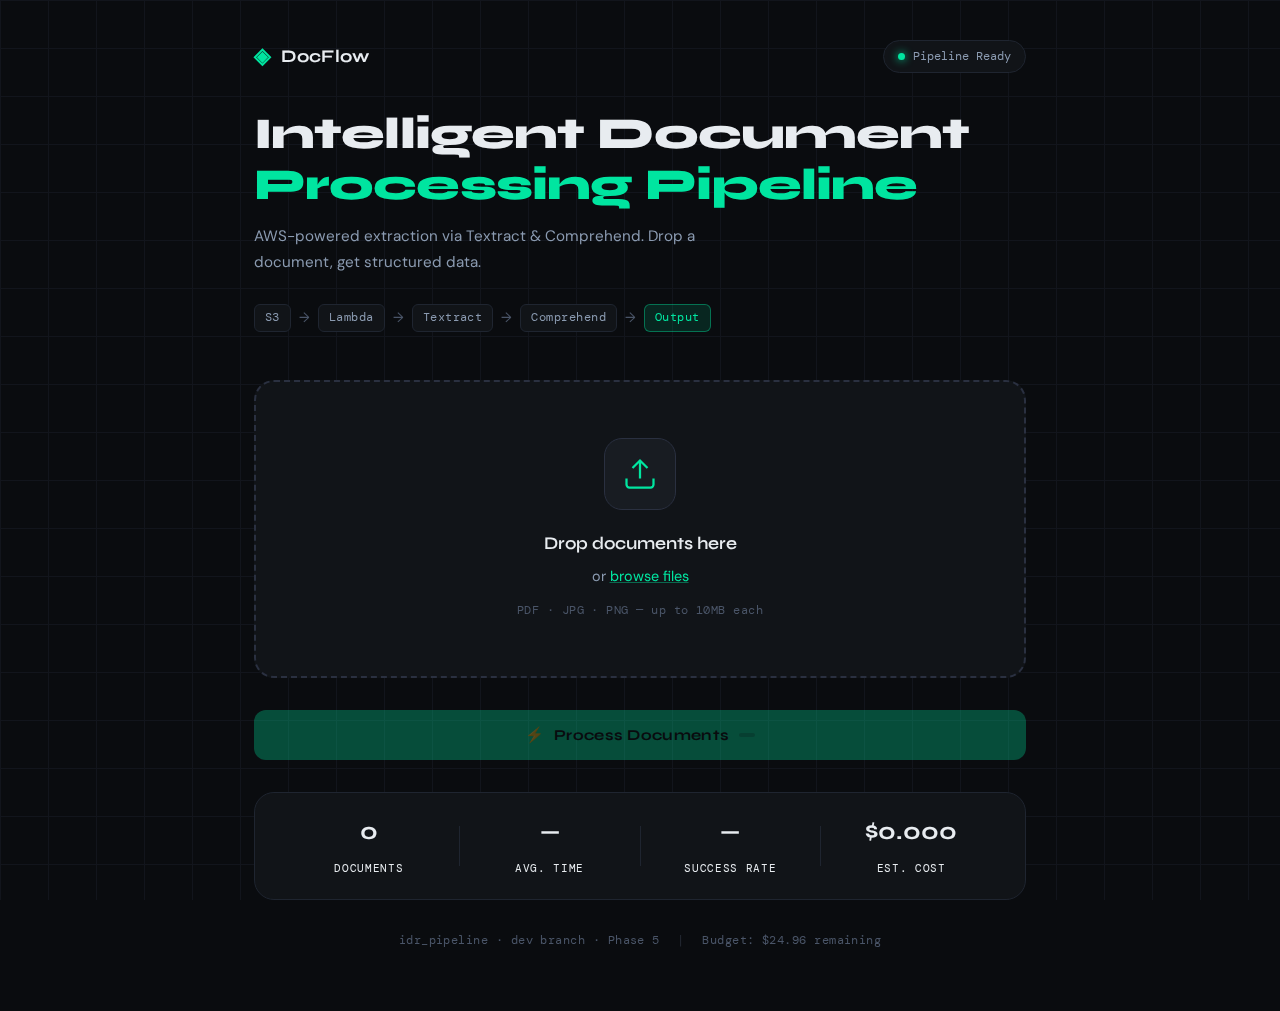
<file: theprojectfolder/IDR_pipeline/src/frontend/index.html>
<!doctype html>
<html lang="en">
  <head>
    <meta charset="UTF-8" />
    <meta name="viewport" content="width=device-width, initial-scale=1.0" />
    <title>DocFlow — Intelligent Document Processing</title>
    <link rel="preconnect" href="https://fonts.googleapis.com" />
    <link rel="preconnect" href="https://fonts.gstatic.com" crossorigin />
    <link
      href="https://fonts.googleapis.com/css2?family=DM+Mono:wght@400;500&family=Syne:wght@400;600;700;800&family=DM+Sans:wght@300;400;500&display=swap"
      rel="stylesheet" />
    <link rel="stylesheet" href="styles.css" />
  </head>
  <body>
    <!-- Background grid -->
    <div class="bg-grid"></div>

    <div class="container">
      <!-- Header -->
      <header>
        <div class="header-top">
          <div class="logo">
            <span class="logo-icon">◈</span>
            <span class="logo-text">DocFlow</span>
          </div>
          <div class="status-badge" id="statusBadge">
            <span class="status-dot"></span>
            <span>Pipeline Ready</span>
          </div>
        </div>
        <div class="header-body">
          <h1>Intelligent Document<br /><em>Processing Pipeline</em></h1>
          <p class="subtitle">
            AWS-powered extraction via Textract &amp; Comprehend. Drop a
            document, get structured data.
          </p>
        </div>
        <div class="pipeline-path">
          <span class="pill">S3</span>
          <span class="arrow">→</span>
          <span class="pill">Lambda</span>
          <span class="arrow">→</span>
          <span class="pill">Textract</span>
          <span class="arrow">→</span>
          <span class="pill">Comprehend</span>
          <span class="arrow">→</span>
          <span class="pill active">Output</span>
        </div>
      </header>

      <!-- Upload Section -->
      <section class="upload-section">
        <div
          class="upload-box"
          id="uploadBox"
          role="button"
          tabindex="0"
          aria-label="Upload documents">
          <div class="upload-inner">
            <div class="upload-icon">
              <svg
                width="36"
                height="36"
                viewBox="0 0 24 24"
                fill="none"
                stroke="currentColor"
                stroke-width="1.5">
                <path d="M21 15v4a2 2 0 0 1-2 2H5a2 2 0 0 1-2-2v-4" />
                <polyline points="17 8 12 3 7 8" />
                <line x1="12" y1="3" x2="12" y2="15" />
              </svg>
            </div>
            <p class="upload-headline">Drop documents here</p>
            <p class="upload-sub">
              or <span class="upload-link">browse files</span>
            </p>
            <p class="upload-types">PDF · JPG · PNG — up to 10MB each</p>
          </div>
          <input
            type="file"
            id="fileInput"
            accept=".pdf,.jpg,.jpeg,.png"
            multiple
            hidden />
        </div>

        <!-- File queue -->
        <div class="file-queue" id="fileQueue"></div>

        <!-- Process button -->
        <button class="process-btn" id="processBtn" disabled>
          <span class="btn-icon">⚡</span>
          <span class="btn-label">Process Documents</span>
          <span class="btn-count" id="btnCount"></span>
        </button>
      </section>

      <!-- Processing State -->
      <section
        class="processing-section"
        id="processingSection"
        style="display: none">
        <div class="processing-inner">
          <div class="processing-ring">
            <svg viewBox="0 0 60 60">
              <circle cx="30" cy="30" r="26" class="ring-track" />
              <circle
                cx="30"
                cy="30"
                r="26"
                class="ring-progress"
                id="ringProgress" />
            </svg>
            <span class="ring-label" id="ringLabel">0%</span>
          </div>
          <div class="processing-text">
            <p class="processing-status" id="processingStatus">
              Uploading to S3...
            </p>
            <p class="processing-sub">
              Your documents are moving through the pipeline
            </p>
          </div>
          <div class="processing-steps" id="processingSteps">
            <div class="step" id="step-upload">
              <span class="step-dot"></span> S3 Upload
            </div>
            <div class="step" id="step-textract">
              <span class="step-dot"></span> Textract OCR
            </div>
            <div class="step" id="step-comprehend">
              <span class="step-dot"></span> Comprehend NLP
            </div>
            <div class="step" id="step-store">
              <span class="step-dot"></span> Store Results
            </div>
          </div>
        </div>
      </section>

      <!-- Results Section -->
      <section
        class="results-section"
        id="resultsSection"
        style="display: none">
        <div class="results-header">
          <h2>Extracted Results</h2>
          <button class="clear-btn" id="clearBtn">↩ Process More</button>
        </div>
        <div class="results-grid" id="resultsContainer"></div>
      </section>

      <!-- Stats Bar -->
      <div class="stats-bar">
        <div class="stat">
          <span class="stat-val" id="statDocs">0</span>
          <span class="stat-lbl">Documents</span>
        </div>
        <div class="stat-divider"></div>
        <div class="stat">
          <span class="stat-val" id="statTime">—</span>
          <span class="stat-lbl">Avg. Time</span>
        </div>
        <div class="stat-divider"></div>
        <div class="stat">
          <span class="stat-val" id="statRate">—</span>
          <span class="stat-lbl">Success Rate</span>
        </div>
        <div class="stat-divider"></div>
        <div class="stat">
          <span class="stat-val" id="statCost">$0.000</span>
          <span class="stat-lbl">Est. Cost</span>
        </div>
      </div>

      <!-- Footer -->
      <footer>
        <span class="mono">idr_pipeline</span> · dev branch · Phase 5
        <span class="footer-divider">|</span>
        Budget: <span id="footerBudget" class="mono">$24.96 remaining</span>
      </footer>
    </div>

    <script src="app.js"></script>
  </body>
</html>
</file>
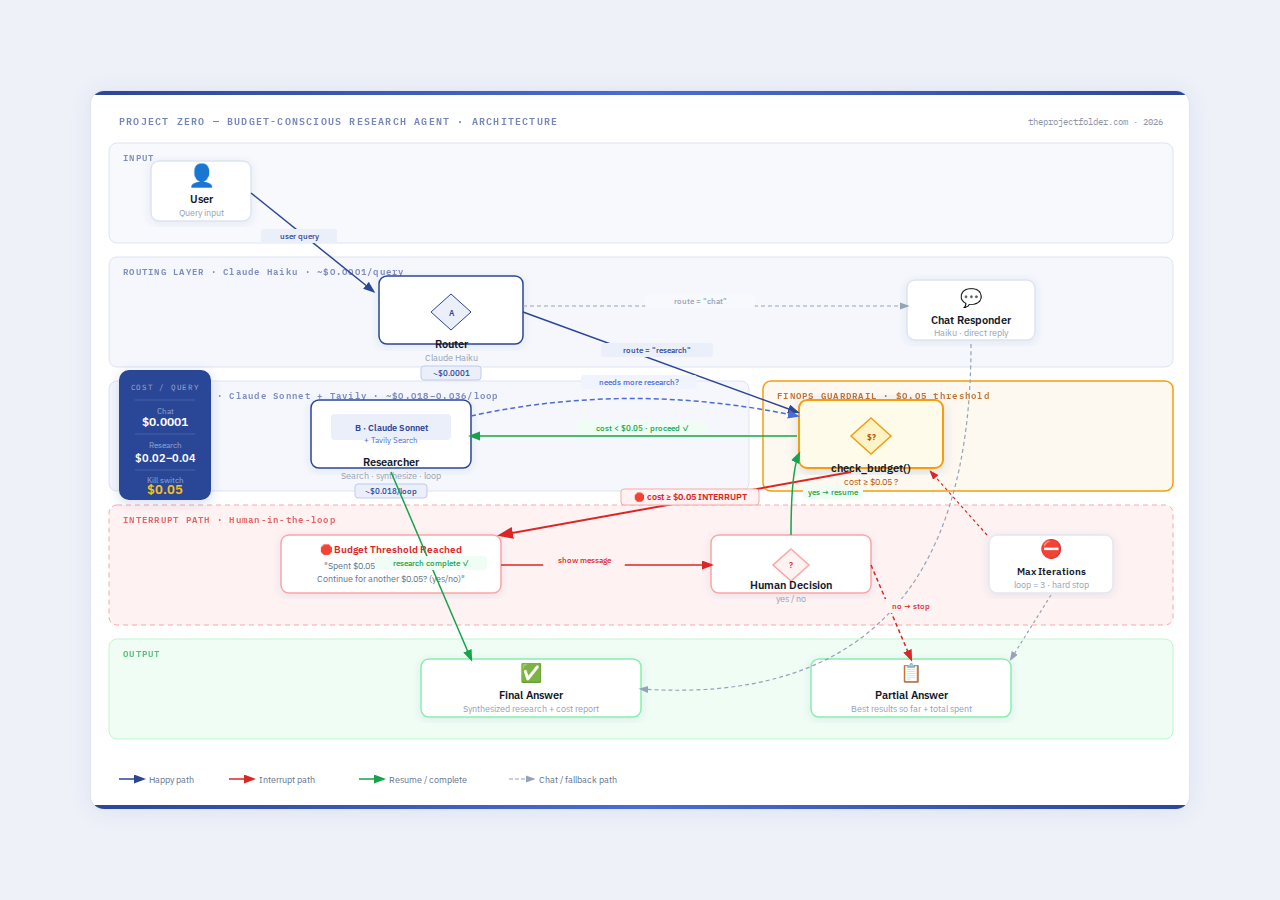
<file: theprojectfolder/budget-research-agent/Architecture Diagram.html>
<!doctype html>
<html lang="en">
  <head>
    <meta charset="UTF-8" />
    <meta name="viewport" content="width=device-width, initial-scale=1.0" />
    <title>Budget Research Agent — Architecture Diagram</title>
    <link
      href="https://fonts.googleapis.com/css2?family=IBM+Plex+Sans:wght@400;500;600&family=IBM+Plex+Mono:wght@400;500&display=swap"
      rel="stylesheet" />
    <style>
      * {
        margin: 0;
        padding: 0;
        box-sizing: border-box;
      }
      html,
      body {
        width: 100vw;
        height: 100vh;
        background: #eef1f8;
        display: flex;
        align-items: center;
        justify-content: center;
        overflow: hidden;
        font-family: "IBM Plex Sans", sans-serif;
      }
      .scale-wrapper {
        width: 1100px;
        height: 720px;
        transform-origin: center center;
        flex-shrink: 0;
      }
      .canvas {
        width: 1100px;
        height: 720px;
        background: #ffffff;
        border: 1.5px solid rgba(44, 70, 151, 0.14);
        border-radius: 14px;
        position: relative;
        overflow: hidden;
        box-shadow: 0 2px 24px rgba(44, 70, 151, 0.08);
      }
      .canvas::before {
        content: "";
        position: absolute;
        top: 0;
        left: 0;
        right: 0;
        height: 4px;
        background: linear-gradient(90deg, #2c4697, #4a6cd4, #2c4697);
        border-radius: 14px 14px 0 0;
        z-index: 10;
      }
      .canvas::after {
        content: "";
        position: absolute;
        bottom: 0;
        left: 0;
        right: 0;
        height: 4px;
        background: linear-gradient(90deg, #2c4697, #4a6cd4, #2c4697);
        border-radius: 0 0 14px 14px;
        z-index: 10;
      }
    </style>
  </head>
  <body>
    <div class="scale-wrapper" id="sw">
      <div class="canvas">
        <svg
          width="1100"
          height="720"
          viewBox="0 0 1100 720"
          xmlns="http://www.w3.org/2000/svg"
          font-family="IBM Plex Sans, Helvetica, sans-serif">
          <defs>
            <!-- Arrows -->
            <marker
              id="arr-navy"
              markerWidth="8"
              markerHeight="8"
              refX="6"
              refY="3"
              orient="auto">
              <path d="M0,0 L0,6 L8,3 z" fill="#2c4697" />
            </marker>
            <marker
              id="arr-blue"
              markerWidth="8"
              markerHeight="8"
              refX="6"
              refY="3"
              orient="auto">
              <path d="M0,0 L0,6 L8,3 z" fill="#4a6cd4" />
            </marker>
            <marker
              id="arr-red"
              markerWidth="8"
              markerHeight="8"
              refX="6"
              refY="3"
              orient="auto">
              <path d="M0,0 L0,6 L8,3 z" fill="#dc2626" />
            </marker>
            <marker
              id="arr-green"
              markerWidth="8"
              markerHeight="8"
              refX="6"
              refY="3"
              orient="auto">
              <path d="M0,0 L0,6 L8,3 z" fill="#16a34a" />
            </marker>
            <marker
              id="arr-gray"
              markerWidth="8"
              markerHeight="8"
              refX="6"
              refY="3"
              orient="auto">
              <path d="M0,0 L0,6 L8,3 z" fill="#94a3b8" />
            </marker>

            <!-- Shadows -->
            <filter id="shadow">
              <feDropShadow
                dx="0"
                dy="2"
                stdDeviation="4"
                flood-color="rgba(44,70,151,0.10)" />
            </filter>
            <filter id="shadow-strong">
              <feDropShadow
                dx="0"
                dy="3"
                stdDeviation="6"
                flood-color="rgba(44,70,151,0.18)" />
            </filter>
          </defs>

          <!-- ══════════════════════════════════════════
           SWIM LANE BACKGROUNDS
      ══════════════════════════════════════════ -->

          <!-- Lane 1: Input -->
          <rect
            x="18"
            y="52"
            width="1064"
            height="100"
            rx="8"
            fill="#f8f9fd"
            stroke="#dde3f0"
            stroke-width="1" />
          <text
            x="32"
            y="70"
            font-size="9"
            font-weight="600"
            fill="#2c4697"
            letter-spacing="0.14em"
            font-family="IBM Plex Mono, monospace"
            opacity="0.6">
            INPUT
          </text>

          <!-- Lane 2: Routing -->
          <rect
            x="18"
            y="166"
            width="1064"
            height="110"
            rx="8"
            fill="#f5f7fc"
            stroke="#dde3f0"
            stroke-width="1" />
          <text
            x="32"
            y="184"
            font-size="9"
            font-weight="600"
            fill="#2c4697"
            letter-spacing="0.14em"
            font-family="IBM Plex Mono, monospace"
            opacity="0.6">
            ROUTING LAYER · Claude Haiku · ~$0.0001/query
          </text>

          <!-- Lane 3: Research -->
          <rect
            x="18"
            y="290"
            width="640"
            height="110"
            rx="8"
            fill="#f5f7fc"
            stroke="#dde3f0"
            stroke-width="1" />
          <text
            x="32"
            y="308"
            font-size="9"
            font-weight="600"
            fill="#2c4697"
            letter-spacing="0.14em"
            font-family="IBM Plex Mono, monospace"
            opacity="0.6">
            RESEARCH LAYER · Claude Sonnet + Tavily · ~$0.018–0.036/loop
          </text>

          <!-- Lane 4: Budget Guard — highlighted -->
          <rect
            x="672"
            y="290"
            width="410"
            height="110"
            rx="8"
            fill="#fef9f0"
            stroke="#f59e0b"
            stroke-width="1.5"
            stroke-dasharray="0" />
          <text
            x="686"
            y="308"
            font-size="9"
            font-weight="600"
            fill="#b45309"
            letter-spacing="0.14em"
            font-family="IBM Plex Mono, monospace"
            opacity="0.8">
            FINOPS GUARDRAIL · $0.05 threshold
          </text>

          <!-- Lane 5: Interrupt path -->
          <rect
            x="18"
            y="414"
            width="1064"
            height="120"
            rx="8"
            fill="#fef2f2"
            stroke="#fca5a5"
            stroke-width="1"
            stroke-dasharray="5,4" />
          <text
            x="32"
            y="432"
            font-size="9"
            font-weight="600"
            fill="#dc2626"
            letter-spacing="0.14em"
            font-family="IBM Plex Mono, monospace"
            opacity="0.7">
            INTERRUPT PATH · Human-in-the-loop
          </text>

          <!-- Lane 6: Output -->
          <rect
            x="18"
            y="548"
            width="1064"
            height="100"
            rx="8"
            fill="#f0fdf4"
            stroke="#bbf7d0"
            stroke-width="1" />
          <text
            x="32"
            y="566"
            font-size="9"
            font-weight="600"
            fill="#16a34a"
            letter-spacing="0.14em"
            font-family="IBM Plex Mono, monospace"
            opacity="0.7">
            OUTPUT
          </text>

          <!-- ══════════════════════════════════════════
           NODES
      ══════════════════════════════════════════ -->

          <!-- USER (Lane 1, left) -->
          <g transform="translate(110, 102)">
            <rect
              x="-50"
              y="-32"
              width="100"
              height="60"
              rx="8"
              fill="#fff"
              stroke="#dde3f0"
              stroke-width="1.5"
              filter="url(#shadow)" />
            <text x="0" y="-10" text-anchor="middle" font-size="22">👤</text>
            <text
              x="0"
              y="10"
              text-anchor="middle"
              font-size="11"
              font-weight="600"
              fill="#0f172a">
              User
            </text>
            <text
              x="0"
              y="23"
              text-anchor="middle"
              font-size="9"
              fill="#94a3b8">
              Query input
            </text>
          </g>

          <!-- ROUTER NODE A (Lane 2, center-left) -->
          <g transform="translate(360, 221)">
            <rect
              x="-72"
              y="-36"
              width="144"
              height="68"
              rx="8"
              fill="#fff"
              stroke="#2c4697"
              stroke-width="1.5"
              filter="url(#shadow)" />
            <!-- diamond shape -->
            <polygon
              points="0,-18 20,0 0,18 -20,0"
              fill="#ebeffa"
              stroke="#2c4697"
              stroke-width="1" />
            <text
              x="0"
              y="4"
              text-anchor="middle"
              font-size="8"
              font-weight="600"
              fill="#2c4697">
              A
            </text>
            <text
              x="0"
              y="36"
              text-anchor="middle"
              font-size="11"
              font-weight="600"
              fill="#0f172a">
              Router
            </text>
            <text
              x="0"
              y="49"
              text-anchor="middle"
              font-size="9"
              fill="#94a3b8">
              Claude Haiku
            </text>
            <!-- cost badge -->
            <rect
              x="-30"
              y="54"
              width="60"
              height="14"
              rx="3"
              fill="#ebeffa"
              stroke="#c0cbea"
              stroke-width="1" />
            <text
              x="0"
              y="64"
              text-anchor="middle"
              font-size="8"
              fill="#2c4697"
              font-weight="500">
              ~$0.0001
            </text>
          </g>

          <!-- CHAT RESPONDER (Lane 2, far right — chat path) -->
          <g transform="translate(880, 221)">
            <rect
              x="-64"
              y="-32"
              width="128"
              height="60"
              rx="8"
              fill="#fff"
              stroke="#dde3f0"
              stroke-width="1.5"
              filter="url(#shadow)" />
            <text x="0" y="-8" text-anchor="middle" font-size="18">💬</text>
            <text
              x="0"
              y="12"
              text-anchor="middle"
              font-size="11"
              font-weight="600"
              fill="#0f172a">
              Chat Responder
            </text>
            <text
              x="0"
              y="24"
              text-anchor="middle"
              font-size="9"
              fill="#94a3b8">
              Haiku · direct reply
            </text>
          </g>

          <!-- BUDGET CHECK (Lane 3+4 boundary, center) -->
          <g transform="translate(780, 345)">
            <rect
              x="-72"
              y="-36"
              width="144"
              height="68"
              rx="8"
              fill="#fffbeb"
              stroke="#f59e0b"
              stroke-width="2"
              filter="url(#shadow-strong)" />
            <polygon
              points="0,-18 20,0 0,18 -20,0"
              fill="#fef3c7"
              stroke="#f59e0b"
              stroke-width="1.5" />
            <text
              x="0"
              y="4"
              text-anchor="middle"
              font-size="8"
              font-weight="700"
              fill="#b45309">
              $?
            </text>
            <text
              x="0"
              y="36"
              text-anchor="middle"
              font-size="11"
              font-weight="600"
              fill="#0f172a">
              check_budget()
            </text>
            <text
              x="0"
              y="49"
              text-anchor="middle"
              font-size="9"
              fill="#b45309">
              cost ≥ $0.05 ?
            </text>
          </g>

          <!-- RESEARCHER NODE B (Lane 3, left) -->
          <g transform="translate(300, 345)">
            <rect
              x="-80"
              y="-36"
              width="160"
              height="68"
              rx="8"
              fill="#fff"
              stroke="#2c4697"
              stroke-width="1.5"
              filter="url(#shadow)" />
            <rect
              x="-60"
              y="-22"
              width="120"
              height="26"
              rx="4"
              fill="#ebeffa" />
            <text
              x="0"
              y="-5"
              text-anchor="middle"
              font-size="9"
              font-weight="600"
              fill="#2c4697">
              B · Claude Sonnet
            </text>
            <text x="0" y="7" text-anchor="middle" font-size="8" fill="#4a6cd4">
              + Tavily Search
            </text>
            <text
              x="0"
              y="30"
              text-anchor="middle"
              font-size="11"
              font-weight="600"
              fill="#0f172a">
              Researcher
            </text>
            <text
              x="0"
              y="43"
              text-anchor="middle"
              font-size="9"
              fill="#94a3b8">
              Search · synthesize · loop
            </text>
            <!-- cost badge -->
            <rect
              x="-36"
              y="48"
              width="72"
              height="14"
              rx="3"
              fill="#ebeffa"
              stroke="#c0cbea"
              stroke-width="1" />
            <text
              x="0"
              y="58"
              text-anchor="middle"
              font-size="8"
              fill="#2c4697"
              font-weight="500">
              ~$0.018/loop
            </text>
          </g>

          <!-- INTERRUPT MESSAGE (Lane 5, left) -->
          <g transform="translate(300, 474)">
            <rect
              x="-110"
              y="-30"
              width="220"
              height="58"
              rx="8"
              fill="#fff"
              stroke="#fca5a5"
              stroke-width="1.5"
              filter="url(#shadow)" />
            <text
              x="0"
              y="-12"
              text-anchor="middle"
              font-size="10"
              font-weight="600"
              fill="#dc2626">
              🛑 Budget Threshold Reached
            </text>
            <text x="0" y="4" text-anchor="middle" font-size="9" fill="#64748b">
              "Spent $0.05 so far. Results below.
            </text>
            <text
              x="0"
              y="17"
              text-anchor="middle"
              font-size="9"
              fill="#64748b">
              Continue for another $0.05? (yes/no)"
            </text>
          </g>

          <!-- HUMAN DECISION (Lane 5, right) -->
          <g transform="translate(700, 474)">
            <rect
              x="-80"
              y="-30"
              width="160"
              height="58"
              rx="8"
              fill="#fff"
              stroke="#fca5a5"
              stroke-width="1.5"
              filter="url(#shadow)" />
            <polygon
              points="0,-16 18,0 0,16 -18,0"
              fill="#fef2f2"
              stroke="#fca5a5"
              stroke-width="1.5" />
            <text
              x="0"
              y="3"
              text-anchor="middle"
              font-size="8"
              font-weight="600"
              fill="#dc2626">
              ?
            </text>
            <text
              x="0"
              y="24"
              text-anchor="middle"
              font-size="11"
              font-weight="600"
              fill="#0f172a">
              Human Decision
            </text>
            <text
              x="0"
              y="37"
              text-anchor="middle"
              font-size="9"
              fill="#94a3b8">
              yes / no
            </text>
          </g>

          <!-- MAX ITERATIONS node -->
          <g transform="translate(960, 474)">
            <rect
              x="-62"
              y="-30"
              width="124"
              height="58"
              rx="8"
              fill="#fff"
              stroke="#e2e8f0"
              stroke-width="1.5"
              filter="url(#shadow)" />
            <text x="0" y="-10" text-anchor="middle" font-size="18">⛔</text>
            <text
              x="0"
              y="10"
              text-anchor="middle"
              font-size="10"
              font-weight="600"
              fill="#0f172a">
              Max Iterations
            </text>
            <text
              x="0"
              y="23"
              text-anchor="middle"
              font-size="9"
              fill="#94a3b8">
              loop = 3 · hard stop
            </text>
          </g>

          <!-- FINAL ANSWER (Lane 6) -->
          <g transform="translate(440, 598)">
            <rect
              x="-110"
              y="-30"
              width="220"
              height="58"
              rx="8"
              fill="#fff"
              stroke="#86efac"
              stroke-width="1.5"
              filter="url(#shadow)" />
            <text x="0" y="-10" text-anchor="middle" font-size="18">✅</text>
            <text
              x="0"
              y="10"
              text-anchor="middle"
              font-size="11"
              font-weight="600"
              fill="#0f172a">
              Final Answer
            </text>
            <text
              x="0"
              y="23"
              text-anchor="middle"
              font-size="9"
              fill="#94a3b8">
              Synthesized research + cost report
            </text>
          </g>

          <!-- PARTIAL ANSWER (Lane 6, right) -->
          <g transform="translate(820, 598)">
            <rect
              x="-100"
              y="-30"
              width="200"
              height="58"
              rx="8"
              fill="#fff"
              stroke="#86efac"
              stroke-width="1.5"
              filter="url(#shadow)" />
            <text x="0" y="-10" text-anchor="middle" font-size="18">📋</text>
            <text
              x="0"
              y="10"
              text-anchor="middle"
              font-size="11"
              font-weight="600"
              fill="#0f172a">
              Partial Answer
            </text>
            <text
              x="0"
              y="23"
              text-anchor="middle"
              font-size="9"
              fill="#94a3b8">
              Best results so far + total spent
            </text>
          </g>

          <!-- ══════════════════════════════════════════
           ARROWS — HAPPY PATH (navy/blue)
      ══════════════════════════════════════════ -->

          <!-- User → Router -->
          <line
            x1="160"
            y1="102"
            x2="282"
            y2="200"
            stroke="#2c4697"
            stroke-width="1.5"
            marker-end="url(#arr-navy)" />
          <rect x="170" y="138" width="76" height="14" rx="3" fill="#ebeffa" />
          <text
            x="208"
            y="148"
            text-anchor="middle"
            font-size="8"
            fill="#2c4697"
            font-weight="500">
            user query
          </text>

          <!-- Router → Budget Check (research path) -->
          <line
            x1="432"
            y1="221"
            x2="706"
            y2="321"
            stroke="#2c4697"
            stroke-width="1.5"
            marker-end="url(#arr-navy)" />
          <rect x="510" y="252" width="112" height="14" rx="3" fill="#ebeffa" />
          <text
            x="566"
            y="262"
            text-anchor="middle"
            font-size="8"
            fill="#2c4697"
            font-weight="500">
            route = "research"
          </text>

          <!-- Budget Check → Researcher (clear) -->
          <line
            x1="706"
            y1="345"
            x2="380"
            y2="345"
            stroke="#16a34a"
            stroke-width="1.5"
            marker-end="url(#arr-green)" />
          <rect x="486" y="330" width="130" height="14" rx="3" fill="#f0fdf4" />
          <text
            x="551"
            y="340"
            text-anchor="middle"
            font-size="8"
            fill="#16a34a"
            font-weight="500">
            cost &lt; $0.05 · proceed ✓
          </text>

          <!-- Researcher → Budget Check (loop back) -->
          <path
            d="M380,325 Q540,290 706,325"
            stroke="#4a6cd4"
            stroke-width="1.5"
            fill="none"
            marker-end="url(#arr-blue)"
            stroke-dasharray="5,3" />
          <rect x="490" y="284" width="116" height="14" rx="3" fill="#f0f4ff" />
          <text
            x="548"
            y="294"
            text-anchor="middle"
            font-size="8"
            fill="#4a6cd4"
            font-weight="500">
            needs more research?
          </text>

          <!-- Router → Chat Responder -->
          <line
            x1="432"
            y1="215"
            x2="816"
            y2="215"
            stroke="#94a3b8"
            stroke-width="1.2"
            marker-end="url(#arr-gray)"
            stroke-dasharray="4,3" />
          <rect x="554" y="203" width="110" height="14" rx="3" fill="#f8f9fd" />
          <text
            x="609"
            y="213"
            text-anchor="middle"
            font-size="8"
            fill="#94a3b8"
            font-weight="500">
            route = "chat"
          </text>

          <!-- Chat Responder → Final Answer -->
          <path
            d="M880,253 Q880,620 550,598"
            stroke="#94a3b8"
            stroke-width="1.2"
            fill="none"
            marker-end="url(#arr-gray)"
            stroke-dasharray="4,3" />

          <!-- Researcher → Final Answer (happy path complete) -->
          <line
            x1="300"
            y1="381"
            x2="380"
            y2="568"
            stroke="#16a34a"
            stroke-width="1.5"
            marker-end="url(#arr-green)" />
          <rect x="284" y="465" width="112" height="14" rx="3" fill="#f0fdf4" />
          <text
            x="340"
            y="475"
            text-anchor="middle"
            font-size="8"
            fill="#16a34a"
            font-weight="500">
            research complete ✓
          </text>

          <!-- ══════════════════════════════════════════
           ARROWS — INTERRUPT PATH (red)
      ══════════════════════════════════════════ -->

          <!-- Budget Check → Interrupt Message -->
          <line
            x1="760"
            y1="381"
            x2="410"
            y2="444"
            stroke="#dc2626"
            stroke-width="2"
            marker-end="url(#arr-red)" />
          <rect
            x="530"
            y="398"
            width="138"
            height="16"
            rx="3"
            fill="#fef2f2"
            stroke="#fca5a5"
            stroke-width="1" />
          <text
            x="599"
            y="409"
            text-anchor="middle"
            font-size="8.5"
            fill="#dc2626"
            font-weight="600">
            🛑 cost ≥ $0.05 INTERRUPT
          </text>

          <!-- Interrupt → Human Decision -->
          <line
            x1="410"
            y1="474"
            x2="620"
            y2="474"
            stroke="#dc2626"
            stroke-width="1.5"
            marker-end="url(#arr-red)" />
          <rect x="452" y="462" width="82" height="14" rx="3" fill="#fef2f2" />
          <text
            x="493"
            y="472"
            text-anchor="middle"
            font-size="8"
            fill="#dc2626"
            font-weight="500">
            show message
          </text>

          <!-- Human: YES → Budget Check (resume) -->
          <path
            d="M700,444 Q700,380 708,363"
            stroke="#16a34a"
            stroke-width="1.5"
            fill="none"
            marker-end="url(#arr-green)" />
          <rect x="712" y="394" width="60" height="14" rx="3" fill="#f0fdf4" />
          <text
            x="742"
            y="404"
            text-anchor="middle"
            font-size="8"
            fill="#16a34a"
            font-weight="500">
            yes → resume
          </text>

          <!-- Human: NO → Partial Answer -->
          <line
            x1="780"
            y1="474"
            x2="820"
            y2="568"
            stroke="#dc2626"
            stroke-width="1.5"
            marker-end="url(#arr-red)"
            stroke-dasharray="4,3" />
          <rect x="790" y="508" width="60" height="14" rx="3" fill="#fef2f2" />
          <text
            x="820"
            y="518"
            text-anchor="middle"
            font-size="8"
            fill="#dc2626"
            font-weight="500">
            no → stop
          </text>

          <!-- Max Iterations → Budget Check trigger -->
          <line
            x1="896"
            y1="444"
            x2="840"
            y2="381"
            stroke="#dc2626"
            stroke-width="1.2"
            marker-end="url(#arr-red)"
            stroke-dasharray="3,3" />

          <!-- Max Iterations → Partial Answer -->
          <line
            x1="960"
            y1="504"
            x2="920"
            y2="568"
            stroke="#94a3b8"
            stroke-width="1.2"
            marker-end="url(#arr-gray)"
            stroke-dasharray="3,3" />

          <!-- ══════════════════════════════════════════
           COST CALLOUT
      ══════════════════════════════════════════ -->
          <g transform="translate(74, 345)">
            <rect
              x="-46"
              y="-66"
              width="92"
              height="130"
              rx="10"
              fill="#2c4697"
              filter="url(#shadow-strong)" />
            <text
              x="0"
              y="-46"
              text-anchor="middle"
              font-size="7.5"
              fill="rgba(255,255,255,0.55)"
              letter-spacing="0.1em"
              font-family="IBM Plex Mono, monospace">
              COST / QUERY
            </text>
            <line
              x1="-30"
              y1="-36"
              x2="30"
              y2="-36"
              stroke="rgba(255,255,255,0.15)"
              stroke-width="1" />
            <text
              x="0"
              y="-22"
              text-anchor="middle"
              font-size="8"
              fill="rgba(255,255,255,0.5)">
              Chat
            </text>
            <text
              x="0"
              y="-10"
              text-anchor="middle"
              font-size="12"
              font-weight="600"
              fill="#fff">
              $0.0001
            </text>
            <line
              x1="-30"
              y1="-2"
              x2="30"
              y2="-2"
              stroke="rgba(255,255,255,0.15)"
              stroke-width="1" />
            <text
              x="0"
              y="12"
              text-anchor="middle"
              font-size="8"
              fill="rgba(255,255,255,0.5)">
              Research
            </text>
            <text
              x="0"
              y="26"
              text-anchor="middle"
              font-size="11"
              font-weight="600"
              fill="#fff">
              $0.02–0.04
            </text>
            <line
              x1="-30"
              y1="34"
              x2="30"
              y2="34"
              stroke="rgba(255,255,255,0.15)"
              stroke-width="1" />
            <text
              x="0"
              y="47"
              text-anchor="middle"
              font-size="8"
              fill="rgba(255,255,255,0.5)">
              Kill switch
            </text>
            <text
              x="0"
              y="58"
              text-anchor="middle"
              font-size="13"
              font-weight="600"
              fill="#fbbf24">
              $0.05
            </text>
          </g>

          <!-- ══════════════════════════════════════════
           HEADER + FOOTER
      ══════════════════════════════════════════ -->
          <text
            x="28"
            y="34"
            font-size="10"
            font-weight="600"
            fill="#2c4697"
            letter-spacing="0.12em"
            font-family="IBM Plex Mono, monospace"
            opacity="0.65">
            PROJECT ZERO — BUDGET-CONSCIOUS RESEARCH AGENT · ARCHITECTURE
          </text>
          <text
            x="1072"
            y="34"
            text-anchor="end"
            font-size="9"
            fill="#9096a8"
            font-family="IBM Plex Mono, monospace">
            theprojectfolder.com · 2026
          </text>

          <!-- Legend -->
          <g transform="translate(28, 688)">
            <line
              x1="0"
              y1="0"
              x2="24"
              y2="0"
              stroke="#2c4697"
              stroke-width="1.5"
              marker-end="url(#arr-navy)" />
            <text x="30" y="4" font-size="8.5" fill="#64748b">Happy path</text>
            <line
              x1="110"
              y1="0"
              x2="134"
              y2="0"
              stroke="#dc2626"
              stroke-width="1.5"
              marker-end="url(#arr-red)" />
            <text x="140" y="4" font-size="8.5" fill="#64748b">
              Interrupt path
            </text>
            <line
              x1="240"
              y1="0"
              x2="264"
              y2="0"
              stroke="#16a34a"
              stroke-width="1.5"
              marker-end="url(#arr-green)" />
            <text x="270" y="4" font-size="8.5" fill="#64748b">
              Resume / complete
            </text>
            <line
              x1="390"
              y1="0"
              x2="414"
              y2="0"
              stroke="#94a3b8"
              stroke-width="1.2"
              stroke-dasharray="4,2"
              marker-end="url(#arr-gray)" />
            <text x="420" y="4" font-size="8.5" fill="#64748b">
              Chat / fallback path
            </text>
          </g>
        </svg>
      </div>
    </div>

    <script>
      function fit() {
        const el = document.getElementById("sw");
        const s = Math.min(
          window.innerWidth / 1100,
          window.innerHeight / 720,
          1,
        );
        el.style.transform = `scale(${s})`;
      }
      fit();
      window.addEventListener("resize", fit);
    </script>
  </body>
</html>
</file>
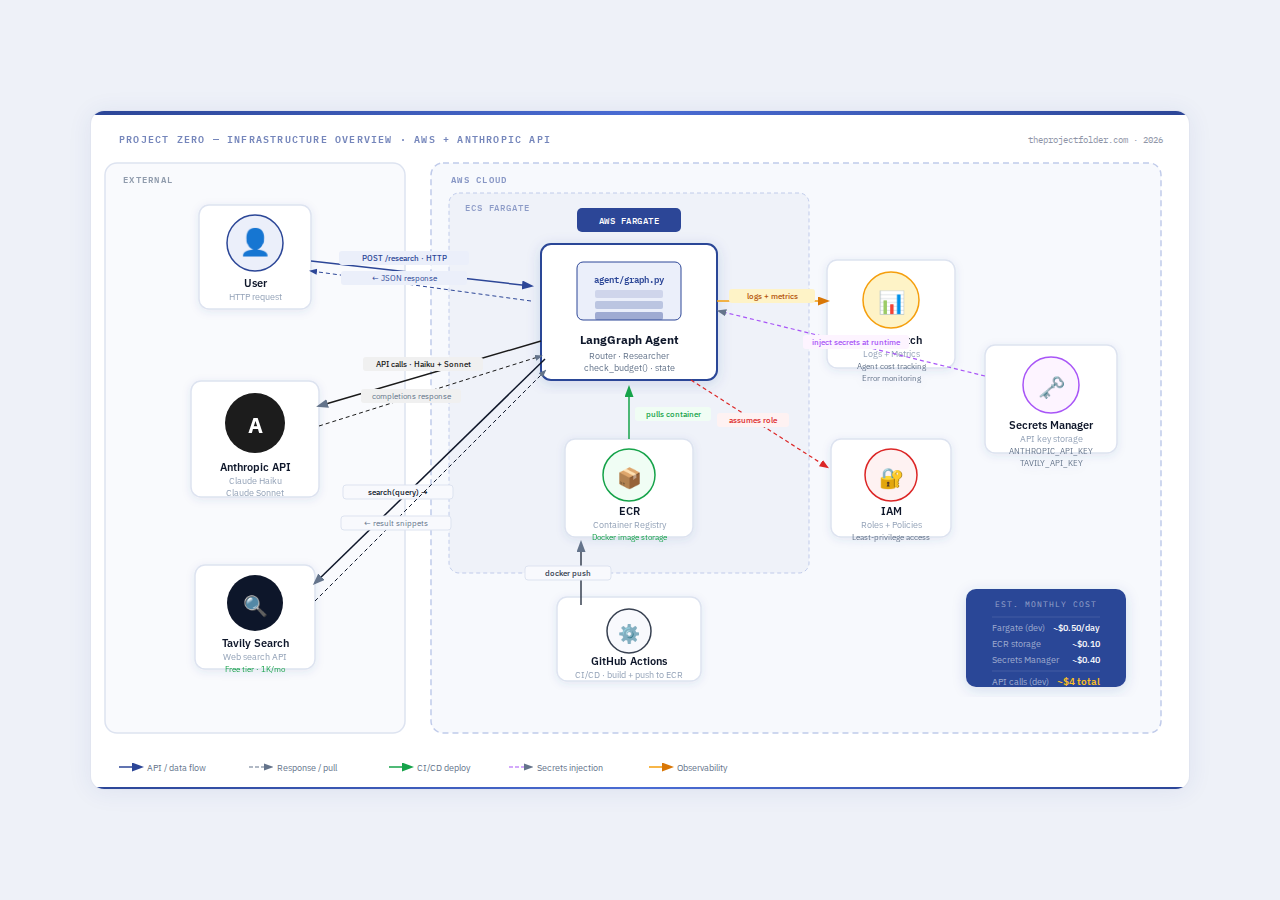
<file: theprojectfolder/budget-research-agent/Infrastructure Diagram.html>
<!doctype html>
<html lang="en">
  <head>
    <meta charset="UTF-8" />
    <meta name="viewport" content="width=device-width, initial-scale=1.0" />
    <title>Budget Research Agent — Infrastructure Diagram</title>
    <link
      href="https://fonts.googleapis.com/css2?family=IBM+Plex+Sans:wght@400;500;600&family=IBM+Plex+Mono:wght@400;500&display=swap"
      rel="stylesheet" />
    <style>
      * {
        margin: 0;
        padding: 0;
        box-sizing: border-box;
      }
      html,
      body {
        width: 100vw;
        height: 100vh;
        background: #eef1f8;
        display: flex;
        align-items: center;
        justify-content: center;
        overflow: hidden;
        font-family: "IBM Plex Sans", sans-serif;
      }
      .scale-wrapper {
        width: 1100px;
        height: 680px;
        transform-origin: center center;
        flex-shrink: 0;
      }
      .canvas {
        width: 1100px;
        height: 680px;
        background: #ffffff;
        border: 1.5px solid rgba(44, 70, 151, 0.14);
        border-radius: 14px;
        position: relative;
        overflow: hidden;
        box-shadow: 0 2px 24px rgba(44, 70, 151, 0.08);
      }
    </style>
  </head>
  <body>
    <div class="scale-wrapper" id="sw">
      <div class="canvas">
        <svg
          width="1100"
          height="680"
          viewBox="0 0 1100 680"
          font-family="IBM Plex Sans, Helvetica, sans-serif"
          xmlns="http://www.w3.org/2000/svg">
          <defs>
            <marker
              id="arr"
              markerWidth="8"
              markerHeight="8"
              refX="6"
              refY="3"
              orient="auto">
              <path d="M0,0 L0,6 L8,3 z" fill="#2c4697" />
            </marker>
            <marker
              id="arr-g"
              markerWidth="8"
              markerHeight="8"
              refX="6"
              refY="3"
              orient="auto">
              <path d="M0,0 L0,6 L8,3 z" fill="#16a34a" />
            </marker>
            <marker
              id="arr-r"
              markerWidth="8"
              markerHeight="8"
              refX="6"
              refY="3"
              orient="auto">
              <path d="M0,0 L0,6 L8,3 z" fill="#dc2626" />
            </marker>
            <marker
              id="arr-o"
              markerWidth="8"
              markerHeight="8"
              refX="6"
              refY="3"
              orient="auto">
              <path d="M0,0 L0,6 L8,3 z" fill="#d97706" />
            </marker>
            <marker
              id="arr-s"
              markerWidth="8"
              markerHeight="8"
              refX="6"
              refY="3"
              orient="auto">
              <path d="M0,0 L0,6 L8,3 z" fill="#64748b" />
            </marker>
            <filter id="sh">
              <feDropShadow
                dx="0"
                dy="2"
                stdDeviation="4"
                flood-color="rgba(44,70,151,0.10)" />
            </filter>
            <filter id="sh2">
              <feDropShadow
                dx="0"
                dy="3"
                stdDeviation="7"
                flood-color="rgba(44,70,151,0.16)" />
            </filter>
          </defs>

          <!-- ── TOP + BOTTOM ACCENT BARS ── -->
          <rect
            x="0"
            y="0"
            width="1100"
            height="4"
            rx="0"
            fill="url(#topbar)" />
          <defs>
            <linearGradient id="topbar" x1="0%" y1="0%" x2="100%" y2="0%">
              <stop offset="0%" stop-color="#2c4697" />
              <stop offset="50%" stop-color="#4a6cd4" />
              <stop offset="100%" stop-color="#2c4697" />
            </linearGradient>
          </defs>
          <rect x="0" y="676" width="1100" height="4" fill="url(#topbar)" />

          <!-- ── TITLE ── -->
          <text
            x="28"
            y="32"
            font-size="10"
            font-weight="600"
            fill="#2c4697"
            opacity="0.65"
            letter-spacing="0.12em"
            font-family="IBM Plex Mono, monospace">
            PROJECT ZERO — INFRASTRUCTURE OVERVIEW · AWS + ANTHROPIC API
          </text>
          <text
            x="1072"
            y="32"
            text-anchor="end"
            font-size="9"
            fill="#9096a8"
            font-family="IBM Plex Mono, monospace">
            theprojectfolder.com · 2026
          </text>

          <!-- ════════════════════════════════════════════
     GROUP BOUNDARIES
════════════════════════════════════════════ -->

          <!-- AWS Cloud boundary -->
          <rect
            x="340"
            y="52"
            width="730"
            height="570"
            rx="12"
            fill="rgba(235,239,250,0.4)"
            stroke="#c0cbea"
            stroke-width="1.5"
            stroke-dasharray="6,4" />
          <text
            x="360"
            y="72"
            font-size="9"
            font-weight="600"
            fill="#2c4697"
            opacity="0.55"
            letter-spacing="0.14em"
            font-family="IBM Plex Mono, monospace">
            AWS CLOUD
          </text>

          <!-- Fargate boundary -->
          <rect
            x="358"
            y="82"
            width="360"
            height="380"
            rx="10"
            fill="rgba(44,70,151,0.04)"
            stroke="#c0cbea"
            stroke-width="1"
            stroke-dasharray="4,3" />
          <text
            x="374"
            y="100"
            font-size="9"
            font-weight="500"
            fill="#2c4697"
            opacity="0.5"
            letter-spacing="0.1em"
            font-family="IBM Plex Mono, monospace">
            ECS FARGATE
          </text>

          <!-- External APIs boundary -->
          <rect
            x="14"
            y="52"
            width="300"
            height="570"
            rx="12"
            fill="rgba(248,249,253,0.8)"
            stroke="#dde3f0"
            stroke-width="1.5" />
          <text
            x="32"
            y="72"
            font-size="9"
            font-weight="600"
            fill="#64748b"
            opacity="0.7"
            letter-spacing="0.14em"
            font-family="IBM Plex Mono, monospace">
            EXTERNAL
          </text>

          <!-- ════════════════════════════════════════════
     SERVICE ICON COMPONENT
     Each service: colored circle icon + name label + sublabel
════════════════════════════════════════════ -->

          <!-- ── USER (External) ── -->
          <g transform="translate(164, 150)" filter="url(#sh)">
            <rect
              x="-56"
              y="-56"
              width="112"
              height="104"
              rx="10"
              fill="#fff"
              stroke="#dde3f0"
              stroke-width="1.5" />
            <circle
              cx="0"
              cy="-18"
              r="28"
              fill="#ebeffa"
              stroke="#2c4697"
              stroke-width="1.5" />
            <text x="0" y="-10" text-anchor="middle" font-size="26">👤</text>
            <text
              x="0"
              y="26"
              text-anchor="middle"
              font-size="11"
              font-weight="600"
              fill="#0f172a">
              User
            </text>
            <text
              x="0"
              y="39"
              text-anchor="middle"
              font-size="9"
              fill="#94a3b8">
              HTTP request
            </text>
          </g>

          <!-- ── ANTHROPIC API (External) ── -->
          <g transform="translate(164, 330)" filter="url(#sh)">
            <rect
              x="-64"
              y="-60"
              width="128"
              height="116"
              rx="10"
              fill="#fff"
              stroke="#dde3f0"
              stroke-width="1.5" />
            <!-- Anthropic-style icon: simple A mark -->
            <circle cx="0" cy="-18" r="30" fill="#1a1a1a" />
            <text
              x="0"
              y="-8"
              text-anchor="middle"
              font-size="22"
              font-weight="700"
              fill="#fff">
              A
            </text>
            <text
              x="0"
              y="30"
              text-anchor="middle"
              font-size="11"
              font-weight="600"
              fill="#0f172a">
              Anthropic API
            </text>
            <text
              x="0"
              y="43"
              text-anchor="middle"
              font-size="9"
              fill="#94a3b8">
              Claude Haiku
            </text>
            <text
              x="0"
              y="55"
              text-anchor="middle"
              font-size="9"
              fill="#94a3b8">
              Claude Sonnet
            </text>
          </g>

          <!-- ── TAVILY SEARCH (External) ── -->
          <g transform="translate(164, 510)" filter="url(#sh)">
            <rect
              x="-60"
              y="-56"
              width="120"
              height="104"
              rx="10"
              fill="#fff"
              stroke="#dde3f0"
              stroke-width="1.5" />
            <circle cx="0" cy="-18" r="28" fill="#0f172a" />
            <text x="0" y="-8" text-anchor="middle" font-size="20" fill="#fff">
              🔍
            </text>
            <text
              x="0"
              y="26"
              text-anchor="middle"
              font-size="11"
              font-weight="600"
              fill="#0f172a">
              Tavily Search
            </text>
            <text
              x="0"
              y="39"
              text-anchor="middle"
              font-size="9"
              fill="#94a3b8">
              Web search API
            </text>
            <text
              x="0"
              y="51"
              text-anchor="middle"
              font-size="8"
              fill="#16a34a">
              Free tier · 1K/mo
            </text>
          </g>

          <!-- ── FARGATE CONTAINER (main agent) ── -->
          <g transform="translate(538, 205)" filter="url(#sh2)">
            <rect
              x="-88"
              y="-72"
              width="176"
              height="136"
              rx="10"
              fill="#fff"
              stroke="#2c4697"
              stroke-width="2" />
            <!-- container icon -->
            <rect
              x="-52"
              y="-54"
              width="104"
              height="58"
              rx="6"
              fill="#ebeffa"
              stroke="#2c4697"
              stroke-width="1" />
            <text
              x="0"
              y="-33"
              text-anchor="middle"
              font-size="9"
              fill="#2c4697"
              font-weight="600"
              font-family="IBM Plex Mono, monospace">
              agent/graph.py
            </text>
            <!-- three little stacked rects = container visual -->
            <rect
              x="-34"
              y="-26"
              width="68"
              height="8"
              rx="2"
              fill="#2c4697"
              opacity="0.15" />
            <rect
              x="-34"
              y="-15"
              width="68"
              height="8"
              rx="2"
              fill="#2c4697"
              opacity="0.25" />
            <rect
              x="-34"
              y="-4"
              width="68"
              height="8"
              rx="2"
              fill="#2c4697"
              opacity="0.4" />
            <text
              x="0"
              y="28"
              text-anchor="middle"
              font-size="12"
              font-weight="700"
              fill="#0f172a">
              LangGraph Agent
            </text>
            <text
              x="0"
              y="43"
              text-anchor="middle"
              font-size="9"
              fill="#64748b">
              Router · Researcher
            </text>
            <text
              x="0"
              y="55"
              text-anchor="middle"
              font-size="9"
              fill="#64748b">
              check_budget() · state
            </text>
          </g>

          <!-- FARGATE service label badge -->
          <g transform="translate(538, 110)">
            <rect
              x="-52"
              y="-13"
              width="104"
              height="24"
              rx="5"
              fill="#2c4697" />
            <text
              x="0"
              y="3"
              text-anchor="middle"
              font-size="9"
              fill="#fff"
              font-weight="500"
              letter-spacing="0.06em"
              font-family="IBM Plex Mono, monospace">
              AWS FARGATE
            </text>
          </g>

          <!-- ── ECR (container registry) ── -->
          <g transform="translate(538, 380)" filter="url(#sh)">
            <rect
              x="-64"
              y="-52"
              width="128"
              height="98"
              rx="10"
              fill="#fff"
              stroke="#dde3f0"
              stroke-width="1.5" />
            <circle
              cx="0"
              cy="-16"
              r="26"
              fill="#f0fdf4"
              stroke="#16a34a"
              stroke-width="1.5" />
            <text x="0" y="-6" text-anchor="middle" font-size="20">📦</text>
            <text
              x="0"
              y="24"
              text-anchor="middle"
              font-size="11"
              font-weight="600"
              fill="#0f172a">
              ECR
            </text>
            <text
              x="0"
              y="37"
              text-anchor="middle"
              font-size="9"
              fill="#94a3b8">
              Container Registry
            </text>
            <text
              x="0"
              y="49"
              text-anchor="middle"
              font-size="8"
              fill="#16a34a">
              Docker image storage
            </text>
          </g>

          <!-- ── CLOUDWATCH ── -->
          <g transform="translate(800, 205)" filter="url(#sh)">
            <rect
              x="-64"
              y="-56"
              width="128"
              height="108"
              rx="10"
              fill="#fff"
              stroke="#dde3f0"
              stroke-width="1.5" />
            <circle
              cx="0"
              cy="-16"
              r="28"
              fill="#fef3c7"
              stroke="#f59e0b"
              stroke-width="1.5" />
            <text x="0" y="-6" text-anchor="middle" font-size="22">📊</text>
            <text
              x="0"
              y="28"
              text-anchor="middle"
              font-size="11"
              font-weight="600"
              fill="#0f172a">
              CloudWatch
            </text>
            <text
              x="0"
              y="41"
              text-anchor="middle"
              font-size="9"
              fill="#94a3b8">
              Logs + Metrics
            </text>
            <text
              x="0"
              y="53"
              text-anchor="middle"
              font-size="8"
              fill="#64748b">
              Agent cost tracking
            </text>
            <text
              x="0"
              y="65"
              text-anchor="middle"
              font-size="8"
              fill="#64748b">
              Error monitoring
            </text>
          </g>

          <!-- ── IAM ── -->
          <g transform="translate(800, 380)" filter="url(#sh)">
            <rect
              x="-60"
              y="-52"
              width="120"
              height="98"
              rx="10"
              fill="#fff"
              stroke="#dde3f0"
              stroke-width="1.5" />
            <circle
              cx="0"
              cy="-16"
              r="26"
              fill="#fef2f2"
              stroke="#dc2626"
              stroke-width="1.5" />
            <text x="0" y="-6" text-anchor="middle" font-size="20">🔐</text>
            <text
              x="0"
              y="24"
              text-anchor="middle"
              font-size="11"
              font-weight="600"
              fill="#0f172a">
              IAM
            </text>
            <text
              x="0"
              y="37"
              text-anchor="middle"
              font-size="9"
              fill="#94a3b8">
              Roles + Policies
            </text>
            <text
              x="0"
              y="49"
              text-anchor="middle"
              font-size="8"
              fill="#64748b">
              Least-privilege access
            </text>
          </g>

          <!-- ── SECRETS MANAGER ── -->
          <g transform="translate(960, 290)" filter="url(#sh)">
            <rect
              x="-66"
              y="-56"
              width="132"
              height="108"
              rx="10"
              fill="#fff"
              stroke="#dde3f0"
              stroke-width="1.5" />
            <circle
              cx="0"
              cy="-16"
              r="28"
              fill="#fdf4ff"
              stroke="#a855f7"
              stroke-width="1.5" />
            <text x="0" y="-6" text-anchor="middle" font-size="22">🗝️</text>
            <text
              x="0"
              y="28"
              text-anchor="middle"
              font-size="11"
              font-weight="600"
              fill="#0f172a">
              Secrets Manager
            </text>
            <text
              x="0"
              y="41"
              text-anchor="middle"
              font-size="9"
              fill="#94a3b8">
              API key storage
            </text>
            <text
              x="0"
              y="53"
              text-anchor="middle"
              font-size="8"
              fill="#64748b">
              ANTHROPIC_API_KEY
            </text>
            <text
              x="0"
              y="65"
              text-anchor="middle"
              font-size="8"
              fill="#64748b">
              TAVILY_API_KEY
            </text>
          </g>

          <!-- ── GITHUB ACTIONS (bottom, CI/CD) ── -->
          <g transform="translate(538, 530)" filter="url(#sh)">
            <rect
              x="-72"
              y="-44"
              width="144"
              height="84"
              rx="10"
              fill="#fff"
              stroke="#dde3f0"
              stroke-width="1.5" />
            <circle
              cx="0"
              cy="-10"
              r="22"
              fill="#f8f9fd"
              stroke="#374151"
              stroke-width="1.5" />
            <text x="0" y="-1" text-anchor="middle" font-size="18">⚙️</text>
            <text
              x="0"
              y="24"
              text-anchor="middle"
              font-size="11"
              font-weight="600"
              fill="#0f172a">
              GitHub Actions
            </text>
            <text
              x="0"
              y="37"
              text-anchor="middle"
              font-size="9"
              fill="#94a3b8">
              CI/CD · build + push to ECR
            </text>
          </g>

          <!-- ════════════════════════════════════════════
     ARROWS
════════════════════════════════════════════ -->

          <!-- User → Fargate (HTTP POST /research) -->
          <line
            x1="220"
            y1="150"
            x2="440"
            y2="175"
            stroke="#2c4697"
            stroke-width="1.5"
            marker-end="url(#arr)" />
          <rect x="248" y="140" width="130" height="14" rx="3" fill="#ebeffa" />
          <text
            x="313"
            y="150"
            text-anchor="middle"
            font-size="8"
            fill="#2c4697"
            font-weight="500">
            POST /research · HTTP
          </text>

          <!-- Fargate → Anthropic API (Haiku + Sonnet calls) -->
          <line
            x1="450"
            y1="230"
            x2="228"
            y2="295"
            stroke="#1a1a1a"
            stroke-width="1.5"
            marker-end="url(#arr-s)" />
          <rect x="272" y="246" width="120" height="14" rx="3" fill="#f0f0f0" />
          <text
            x="332"
            y="256"
            text-anchor="middle"
            font-size="8"
            fill="#1a1a1a"
            font-weight="500">
            API calls · Haiku + Sonnet
          </text>

          <!-- Anthropic → Fargate (response) -->
          <line
            x1="228"
            y1="315"
            x2="450"
            y2="245"
            stroke="#1a1a1a"
            stroke-width="1"
            stroke-dasharray="4,3"
            marker-end="url(#arr-s)" />
          <rect x="270" y="278" width="100" height="14" rx="3" fill="#f0f0f0" />
          <text
            x="320"
            y="288"
            text-anchor="middle"
            font-size="8"
            fill="#64748b">
            completions response
          </text>

          <!-- Fargate → Tavily (search query) -->
          <line
            x1="454"
            y1="248"
            x2="224"
            y2="472"
            stroke="#0f172a"
            stroke-width="1.5"
            marker-end="url(#arr-s)" />
          <rect
            x="252"
            y="374"
            width="110"
            height="14"
            rx="3"
            fill="#f8f9fd"
            stroke="#dde3f0"
            stroke-width="1" />
          <text
            x="307"
            y="384"
            text-anchor="middle"
            font-size="8"
            fill="#0f172a"
            font-weight="500">
            search(query) →
          </text>

          <!-- Tavily → Fargate (results) -->
          <line
            x1="224"
            y1="490"
            x2="454"
            y2="260"
            stroke="#0f172a"
            stroke-width="1"
            stroke-dasharray="4,3"
            marker-end="url(#arr-s)" />
          <rect
            x="250"
            y="405"
            width="110"
            height="14"
            rx="3"
            fill="#f8f9fd"
            stroke="#dde3f0"
            stroke-width="1" />
          <text
            x="305"
            y="415"
            text-anchor="middle"
            font-size="8"
            fill="#64748b">
            ← result snippets
          </text>

          <!-- Fargate → CloudWatch (logs) -->
          <line
            x1="626"
            y1="190"
            x2="736"
            y2="190"
            stroke="#f59e0b"
            stroke-width="1.5"
            marker-end="url(#arr-o)" />
          <rect x="638" y="178" width="86" height="14" rx="3" fill="#fef3c7" />
          <text
            x="681"
            y="188"
            text-anchor="middle"
            font-size="8"
            fill="#b45309"
            font-weight="500">
            logs + metrics
          </text>

          <!-- Fargate → IAM (uses role) -->
          <line
            x1="600"
            y1="269"
            x2="736"
            y2="356"
            stroke="#dc2626"
            stroke-width="1.2"
            stroke-dasharray="4,3"
            marker-end="url(#arr-r)" />
          <rect x="626" y="302" width="72" height="14" rx="3" fill="#fef2f2" />
          <text
            x="662"
            y="312"
            text-anchor="middle"
            font-size="8"
            fill="#dc2626"
            font-weight="500">
            assumes role
          </text>

          <!-- Secrets Manager → Fargate (injects secrets) -->
          <line
            x1="894"
            y1="265"
            x2="628"
            y2="200"
            stroke="#a855f7"
            stroke-width="1.2"
            stroke-dasharray="4,3"
            marker-end="url(#arr-s)" />
          <rect x="712" y="224" width="106" height="14" rx="3" fill="#fdf4ff" />
          <text
            x="765"
            y="234"
            text-anchor="middle"
            font-size="8"
            fill="#a855f7"
            font-weight="500">
            inject secrets at runtime
          </text>

          <!-- ECR → Fargate (pulls image) -->
          <line
            x1="538"
            y1="328"
            x2="538"
            y2="277"
            stroke="#16a34a"
            stroke-width="1.5"
            marker-end="url(#arr-g)" />
          <rect x="544" y="296" width="76" height="14" rx="3" fill="#f0fdf4" />
          <text
            x="582"
            y="306"
            text-anchor="middle"
            font-size="8"
            fill="#16a34a"
            font-weight="500">
            pulls container
          </text>

          <!-- GitHub Actions → ECR (pushes image) -->
          <line
            x1="490"
            y1="494"
            x2="490"
            y2="432"
            stroke="#374151"
            stroke-width="1.5"
            marker-end="url(#arr-s)" />
          <rect
            x="434"
            y="455"
            width="86"
            height="14"
            rx="3"
            fill="#f8f9fd"
            stroke="#dde3f0"
            stroke-width="1" />
          <text
            x="477"
            y="465"
            text-anchor="middle"
            font-size="8"
            fill="#374151"
            font-weight="500">
            docker push
          </text>

          <!-- Fargate → User (response back) -->
          <line
            x1="440"
            y1="190"
            x2="220"
            y2="160"
            stroke="#2c4697"
            stroke-width="1"
            stroke-dasharray="4,3"
            marker-end="url(#arr)" />
          <rect x="250" y="160" width="126" height="14" rx="3" fill="#ebeffa" />
          <text
            x="313"
            y="170"
            text-anchor="middle"
            font-size="8"
            fill="#2c4697">
            ← JSON response
          </text>

          <!-- ════════════════════════════════════════════
     FINOPS COST BADGE (bottom-right)
════════════════════════════════════════════ -->
          <g transform="translate(955, 530)">
            <rect
              x="-80"
              y="-52"
              width="160"
              height="98"
              rx="10"
              fill="#2c4697"
              filter="url(#sh2)" />
            <text
              x="0"
              y="-34"
              text-anchor="middle"
              font-size="8"
              fill="rgba(255,255,255,0.5)"
              letter-spacing="0.12em"
              font-family="IBM Plex Mono, monospace">
              EST. MONTHLY COST
            </text>
            <line
              x1="-54"
              y1="-24"
              x2="54"
              y2="-24"
              stroke="rgba(255,255,255,0.12)"
              stroke-width="1" />
            <text x="-54" y="-10" font-size="9" fill="rgba(255,255,255,0.55)">
              Fargate (dev)
            </text>
            <text
              x="54"
              y="-10"
              text-anchor="end"
              font-size="9"
              fill="#fff"
              font-weight="500">
              ~$0.50/day
            </text>
            <text x="-54" y="6" font-size="9" fill="rgba(255,255,255,0.55)">
              ECR storage
            </text>
            <text
              x="54"
              y="6"
              text-anchor="end"
              font-size="9"
              fill="#fff"
              font-weight="500">
              ~$0.10
            </text>
            <text x="-54" y="22" font-size="9" fill="rgba(255,255,255,0.55)">
              Secrets Manager
            </text>
            <text
              x="54"
              y="22"
              text-anchor="end"
              font-size="9"
              fill="#fff"
              font-weight="500">
              ~$0.40
            </text>
            <line
              x1="-54"
              y1="30"
              x2="54"
              y2="30"
              stroke="rgba(255,255,255,0.12)"
              stroke-width="1" />
            <text x="-54" y="44" font-size="9" fill="rgba(255,255,255,0.55)">
              API calls (dev)
            </text>
            <text
              x="54"
              y="44"
              text-anchor="end"
              font-size="10"
              fill="#fbbf24"
              font-weight="600">
              ~$4 total
            </text>
          </g>

          <!-- ════════════════════════════════════════════
     LEGEND
════════════════════════════════════════════ -->
          <g transform="translate(28, 656)">
            <line
              x1="0"
              y1="0"
              x2="22"
              y2="0"
              stroke="#2c4697"
              stroke-width="1.5"
              marker-end="url(#arr)" />
            <text x="28" y="4" font-size="8.5" fill="#64748b">
              API / data flow
            </text>

            <line
              x1="130"
              y1="0"
              x2="152"
              y2="0"
              stroke="#64748b"
              stroke-width="1.2"
              stroke-dasharray="4,2"
              marker-end="url(#arr-s)" />
            <text x="158" y="4" font-size="8.5" fill="#64748b">
              Response / pull
            </text>

            <line
              x1="270"
              y1="0"
              x2="292"
              y2="0"
              stroke="#16a34a"
              stroke-width="1.5"
              marker-end="url(#arr-g)" />
            <text x="298" y="4" font-size="8.5" fill="#64748b">
              CI/CD deploy
            </text>

            <line
              x1="390"
              y1="0"
              x2="412"
              y2="0"
              stroke="#a855f7"
              stroke-width="1.2"
              stroke-dasharray="4,2"
              marker-end="url(#arr-s)" />
            <text x="418" y="4" font-size="8.5" fill="#64748b">
              Secrets injection
            </text>

            <line
              x1="530"
              y1="0"
              x2="552"
              y2="0"
              stroke="#f59e0b"
              stroke-width="1.5"
              marker-end="url(#arr-o)" />
            <text x="558" y="4" font-size="8.5" fill="#64748b">
              Observability
            </text>
          </g>
        </svg>
      </div>
    </div>

    <script>
      function fit() {
        const el = document.getElementById("sw");
        const s = Math.min(
          window.innerWidth / 1100,
          window.innerHeight / 680,
          1,
        );
        el.style.transform = `scale(${s})`;
      }
      fit();
      window.addEventListener("resize", fit);
    </script>
  </body>
</html>
</file>
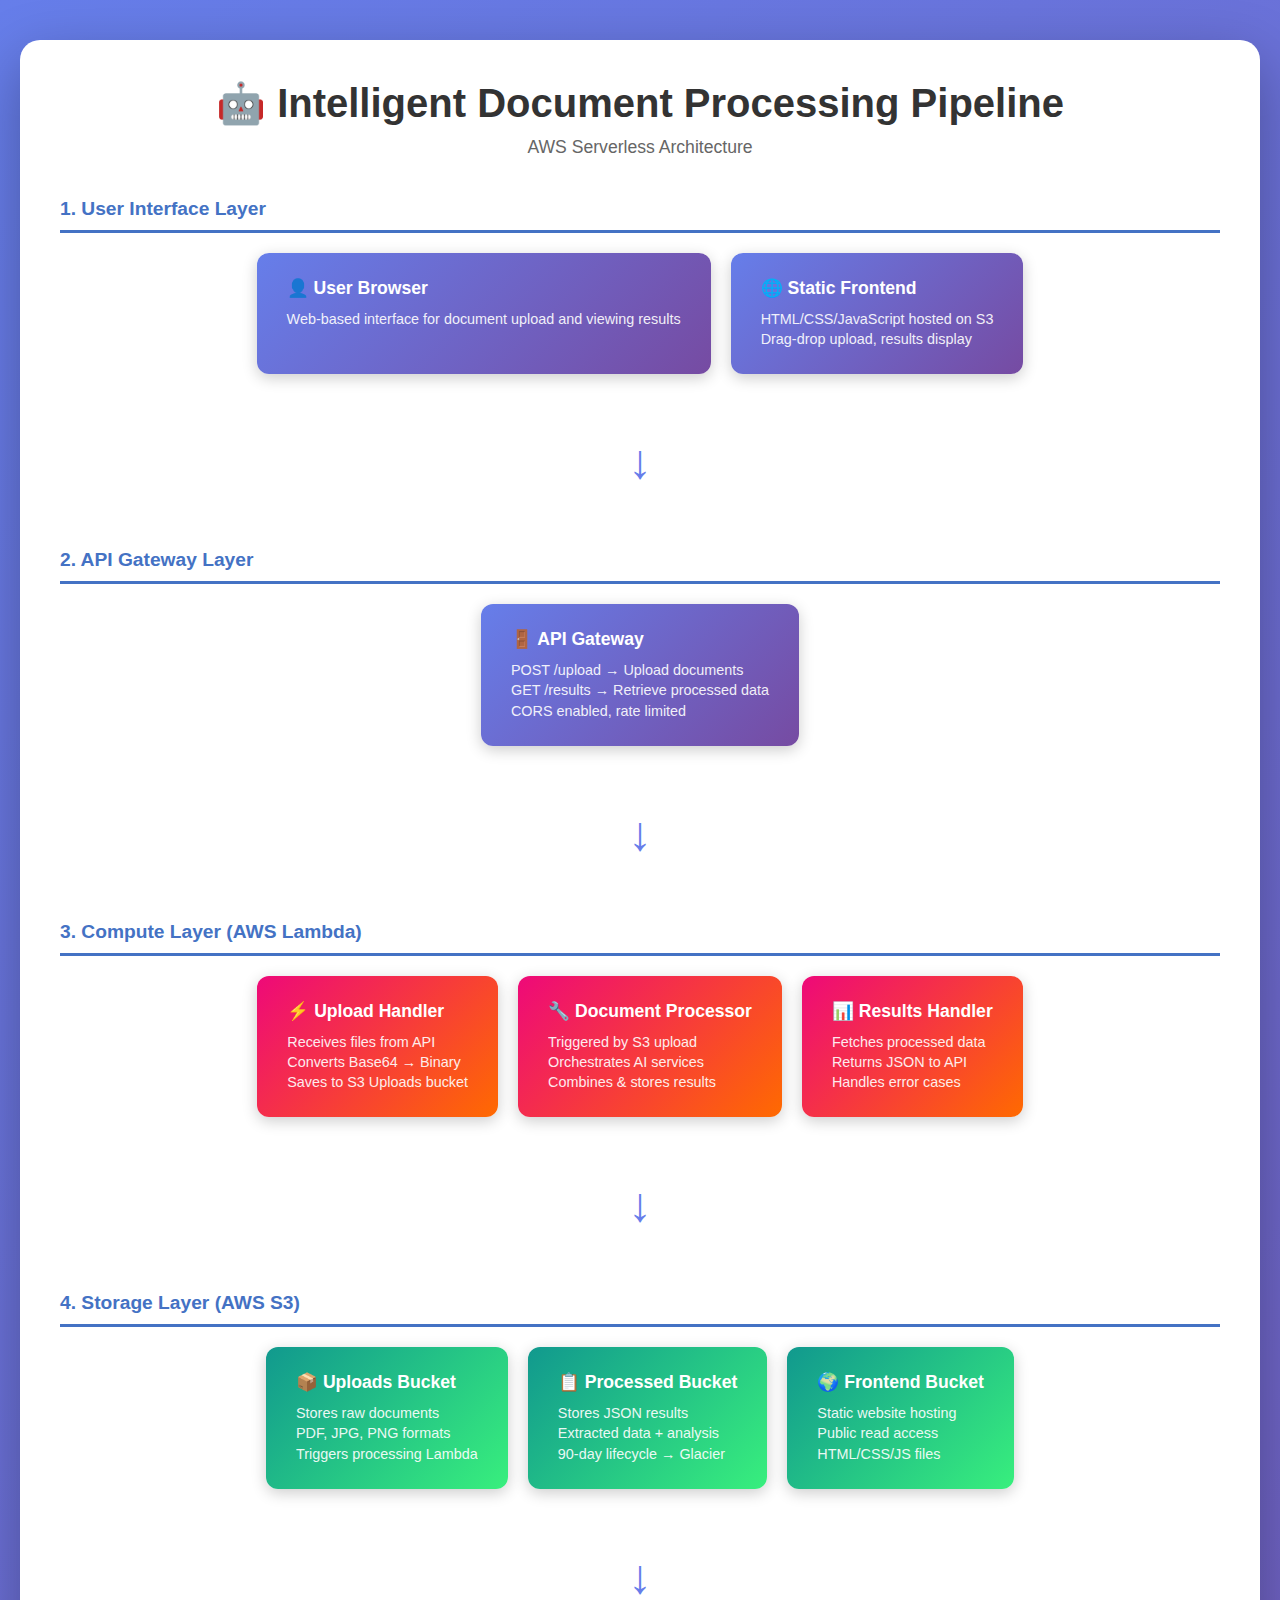
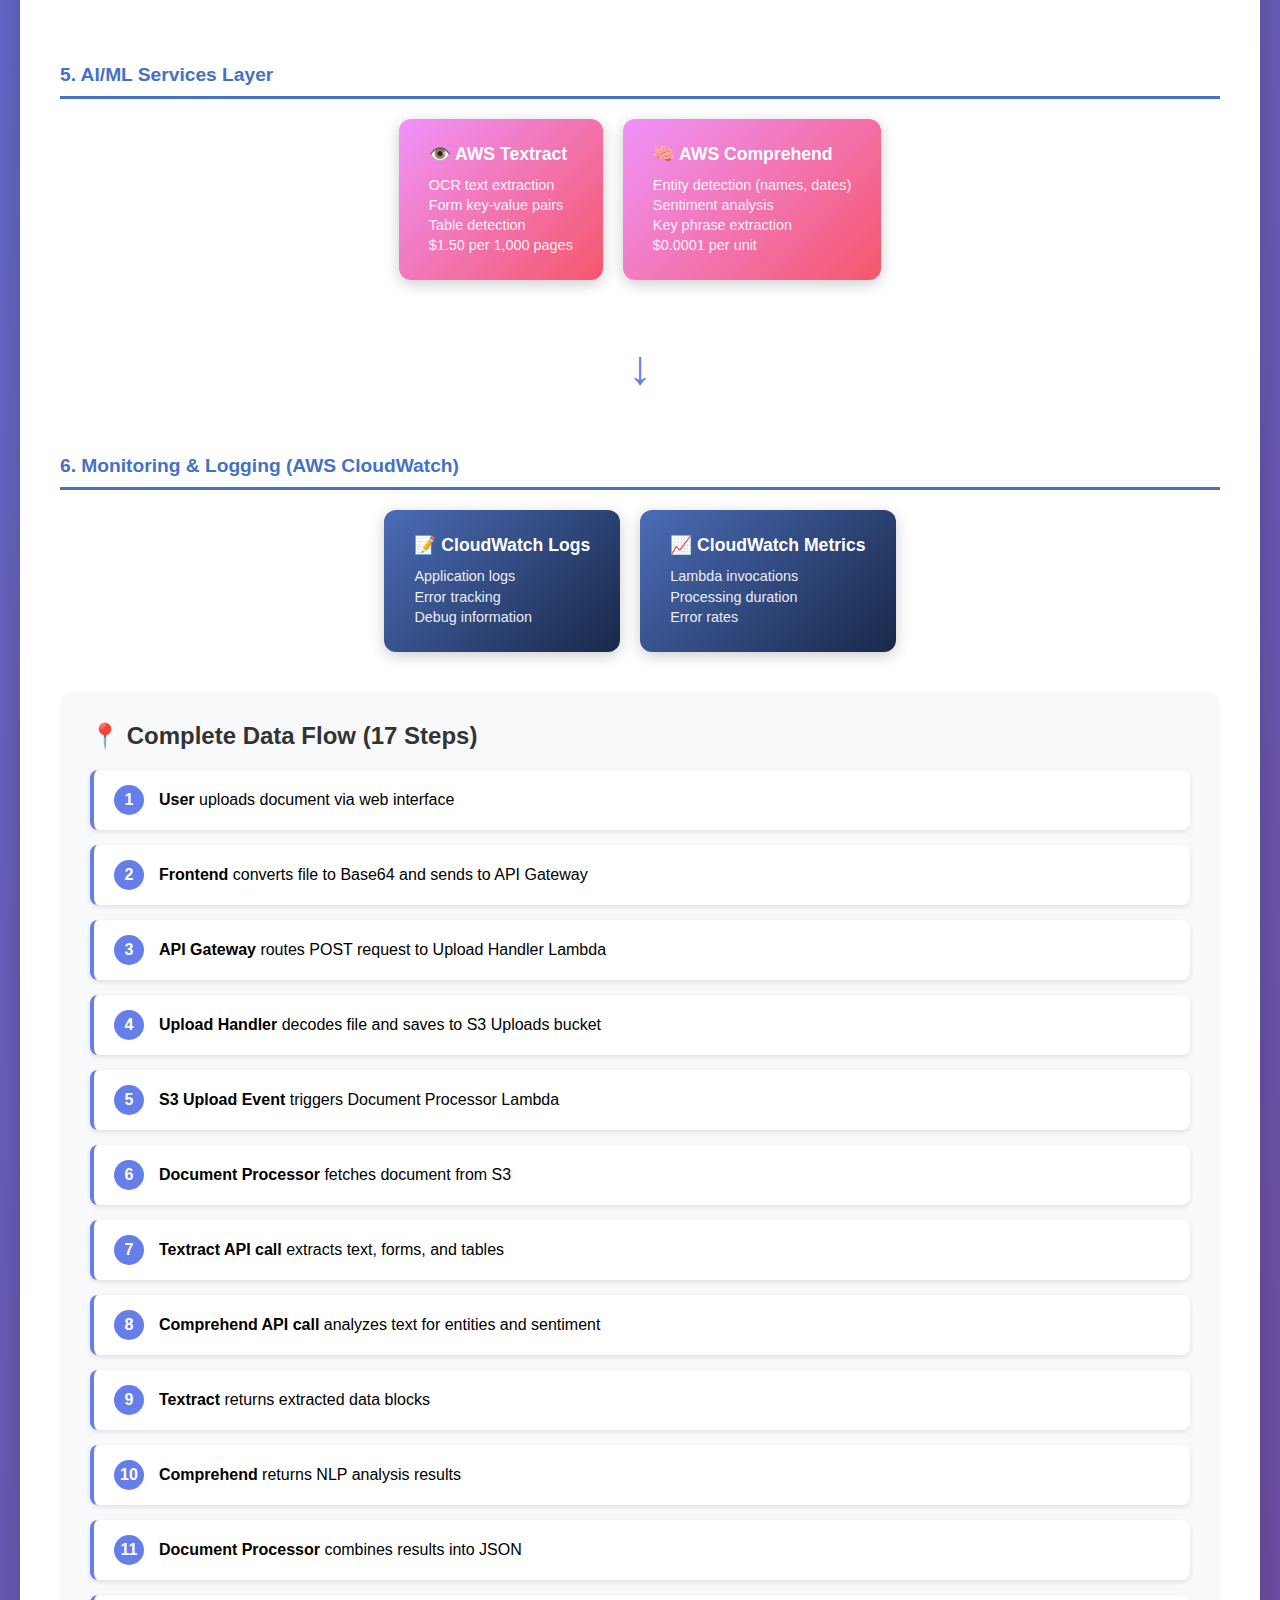
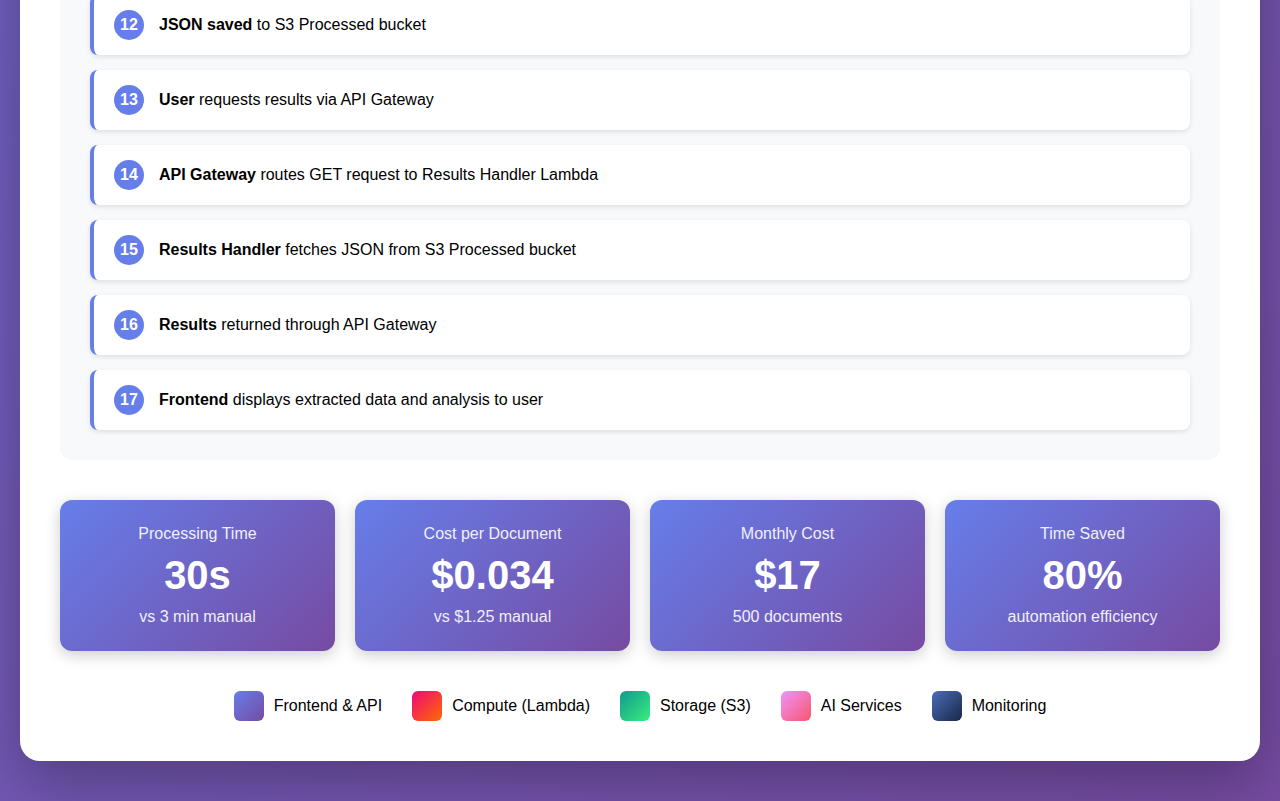
<file: theprojectfolder/IDR_pipeline/Architecture_Diagram_Visual.html>
<!DOCTYPE html>
<html lang="en">
<head>
    <meta charset="UTF-8">
    <meta name="viewport" content="width=device-width, initial-scale=1.0">
    <title>Document Processing Pipeline - Architecture</title>
    <style>
        * {
            margin: 0;
            padding: 0;
            box-sizing: border-box;
        }
        
        body {
            font-family: 'Segoe UI', Tahoma, Geneva, Verdana, sans-serif;
            background: linear-gradient(135deg, #667eea 0%, #764ba2 100%);
            padding: 40px 20px;
            min-height: 100vh;
        }
        
        .container {
            max-width: 1400px;
            margin: 0 auto;
            background: white;
            border-radius: 20px;
            padding: 40px;
            box-shadow: 0 20px 60px rgba(0,0,0,0.3);
        }
        
        h1 {
            text-align: center;
            color: #333;
            margin-bottom: 10px;
            font-size: 2.5rem;
        }
        
        .subtitle {
            text-align: center;
            color: #666;
            margin-bottom: 40px;
            font-size: 1.1rem;
        }
        
        .architecture {
            display: flex;
            flex-direction: column;
            gap: 40px;
            margin: 40px 0;
        }
        
        .layer {
            display: flex;
            flex-direction: column;
            gap: 20px;
        }
        
        .layer-title {
            font-size: 1.2rem;
            font-weight: bold;
            color: #4472C4;
            border-bottom: 3px solid #4472C4;
            padding-bottom: 10px;
        }
        
        .components {
            display: flex;
            gap: 20px;
            flex-wrap: wrap;
            justify-content: center;
        }
        
        .component {
            background: linear-gradient(135deg, #667eea 0%, #764ba2 100%);
            color: white;
            padding: 25px 30px;
            border-radius: 12px;
            min-width: 200px;
            box-shadow: 0 4px 15px rgba(0,0,0,0.2);
            transition: transform 0.3s ease, box-shadow 0.3s ease;
            position: relative;
        }
        
        .component:hover {
            transform: translateY(-5px);
            box-shadow: 0 8px 25px rgba(0,0,0,0.3);
        }
        
        .component-title {
            font-size: 1.1rem;
            font-weight: bold;
            margin-bottom: 10px;
        }
        
        .component-desc {
            font-size: 0.9rem;
            opacity: 0.9;
            line-height: 1.4;
        }
        
        .component.storage {
            background: linear-gradient(135deg, #11998e 0%, #38ef7d 100%);
        }
        
        .component.compute {
            background: linear-gradient(135deg, #ee0979 0%, #ff6a00 100%);
        }
        
        .component.ai {
            background: linear-gradient(135deg, #f093fb 0%, #f5576c 100%);
        }
        
        .component.monitoring {
            background: linear-gradient(135deg, #4b6cb7 0%, #182848 100%);
        }
        
        .flow-arrow {
            text-align: center;
            font-size: 3rem;
            color: #667eea;
            margin: 20px 0;
            animation: bounce 2s infinite;
        }
        
        @keyframes bounce {
            0%, 100% { transform: translateY(0); }
            50% { transform: translateY(-10px); }
        }
        
        .data-flow {
            background: #f8f9fa;
            padding: 30px;
            border-radius: 12px;
            margin-top: 40px;
        }
        
        .data-flow h2 {
            color: #333;
            margin-bottom: 20px;
        }
        
        .flow-steps {
            display: flex;
            flex-direction: column;
            gap: 15px;
        }
        
        .flow-step {
            display: flex;
            align-items: center;
            background: white;
            padding: 15px 20px;
            border-radius: 8px;
            border-left: 4px solid #667eea;
            box-shadow: 0 2px 5px rgba(0,0,0,0.1);
        }
        
        .step-number {
            background: #667eea;
            color: white;
            width: 30px;
            height: 30px;
            border-radius: 50%;
            display: flex;
            align-items: center;
            justify-content: center;
            font-weight: bold;
            margin-right: 15px;
            flex-shrink: 0;
        }
        
        .step-text {
            flex: 1;
        }
        
        .metrics {
            display: grid;
            grid-template-columns: repeat(auto-fit, minmax(250px, 1fr));
            gap: 20px;
            margin-top: 40px;
        }
        
        .metric-card {
            background: linear-gradient(135deg, #667eea 0%, #764ba2 100%);
            color: white;
            padding: 25px;
            border-radius: 12px;
            text-align: center;
            box-shadow: 0 4px 15px rgba(0,0,0,0.2);
        }
        
        .metric-value {
            font-size: 2.5rem;
            font-weight: bold;
            margin: 10px 0;
        }
        
        .metric-label {
            font-size: 1rem;
            opacity: 0.9;
        }
        
        .legend {
            display: flex;
            gap: 30px;
            justify-content: center;
            margin-top: 40px;
            flex-wrap: wrap;
        }
        
        .legend-item {
            display: flex;
            align-items: center;
            gap: 10px;
        }
        
        .legend-color {
            width: 30px;
            height: 30px;
            border-radius: 6px;
        }
    </style>
</head>
<body>
    <div class="container">
        <h1>🤖 Intelligent Document Processing Pipeline</h1>
        <p class="subtitle">AWS Serverless Architecture</p>
        
        <div class="architecture">
            <!-- Layer 1: User Interface -->
            <div class="layer">
                <div class="layer-title">1. User Interface Layer</div>
                <div class="components">
                    <div class="component">
                        <div class="component-title">👤 User Browser</div>
                        <div class="component-desc">Web-based interface for document upload and viewing results</div>
                    </div>
                    <div class="component">
                        <div class="component-title">🌐 Static Frontend</div>
                        <div class="component-desc">HTML/CSS/JavaScript hosted on S3<br>Drag-drop upload, results display</div>
                    </div>
                </div>
            </div>
            
            <div class="flow-arrow">↓</div>
            
            <!-- Layer 2: API Gateway -->
            <div class="layer">
                <div class="layer-title">2. API Gateway Layer</div>
                <div class="components">
                    <div class="component">
                        <div class="component-title">🚪 API Gateway</div>
                        <div class="component-desc">
                            POST /upload → Upload documents<br>
                            GET /results → Retrieve processed data<br>
                            CORS enabled, rate limited
                        </div>
                    </div>
                </div>
            </div>
            
            <div class="flow-arrow">↓</div>
            
            <!-- Layer 3: Compute -->
            <div class="layer">
                <div class="layer-title">3. Compute Layer (AWS Lambda)</div>
                <div class="components">
                    <div class="component compute">
                        <div class="component-title">⚡ Upload Handler</div>
                        <div class="component-desc">
                            Receives files from API<br>
                            Converts Base64 → Binary<br>
                            Saves to S3 Uploads bucket
                        </div>
                    </div>
                    <div class="component compute">
                        <div class="component-title">🔧 Document Processor</div>
                        <div class="component-desc">
                            Triggered by S3 upload<br>
                            Orchestrates AI services<br>
                            Combines & stores results
                        </div>
                    </div>
                    <div class="component compute">
                        <div class="component-title">📊 Results Handler</div>
                        <div class="component-desc">
                            Fetches processed data<br>
                            Returns JSON to API<br>
                            Handles error cases
                        </div>
                    </div>
                </div>
            </div>
            
            <div class="flow-arrow">↓</div>
            
            <!-- Layer 4: Storage -->
            <div class="layer">
                <div class="layer-title">4. Storage Layer (AWS S3)</div>
                <div class="components">
                    <div class="component storage">
                        <div class="component-title">📦 Uploads Bucket</div>
                        <div class="component-desc">
                            Stores raw documents<br>
                            PDF, JPG, PNG formats<br>
                            Triggers processing Lambda
                        </div>
                    </div>
                    <div class="component storage">
                        <div class="component-title">📋 Processed Bucket</div>
                        <div class="component-desc">
                            Stores JSON results<br>
                            Extracted data + analysis<br>
                            90-day lifecycle → Glacier
                        </div>
                    </div>
                    <div class="component storage">
                        <div class="component-title">🌍 Frontend Bucket</div>
                        <div class="component-desc">
                            Static website hosting<br>
                            Public read access<br>
                            HTML/CSS/JS files
                        </div>
                    </div>
                </div>
            </div>
            
            <div class="flow-arrow">↓</div>
            
            <!-- Layer 5: AI Services -->
            <div class="layer">
                <div class="layer-title">5. AI/ML Services Layer</div>
                <div class="components">
                    <div class="component ai">
                        <div class="component-title">👁️ AWS Textract</div>
                        <div class="component-desc">
                            OCR text extraction<br>
                            Form key-value pairs<br>
                            Table detection<br>
                            $1.50 per 1,000 pages
                        </div>
                    </div>
                    <div class="component ai">
                        <div class="component-title">🧠 AWS Comprehend</div>
                        <div class="component-desc">
                            Entity detection (names, dates)<br>
                            Sentiment analysis<br>
                            Key phrase extraction<br>
                            $0.0001 per unit
                        </div>
                    </div>
                </div>
            </div>
            
            <div class="flow-arrow">↓</div>
            
            <!-- Layer 6: Monitoring -->
            <div class="layer">
                <div class="layer-title">6. Monitoring & Logging (AWS CloudWatch)</div>
                <div class="components">
                    <div class="component monitoring">
                        <div class="component-title">📝 CloudWatch Logs</div>
                        <div class="component-desc">
                            Application logs<br>
                            Error tracking<br>
                            Debug information
                        </div>
                    </div>
                    <div class="component monitoring">
                        <div class="component-title">📈 CloudWatch Metrics</div>
                        <div class="component-desc">
                            Lambda invocations<br>
                            Processing duration<br>
                            Error rates
                        </div>
                    </div>
                </div>
            </div>
        </div>
        
        <!-- Data Flow Section -->
        <div class="data-flow">
            <h2>📍 Complete Data Flow (17 Steps)</h2>
            <div class="flow-steps">
                <div class="flow-step">
                    <div class="step-number">1</div>
                    <div class="step-text"><strong>User</strong> uploads document via web interface</div>
                </div>
                <div class="flow-step">
                    <div class="step-number">2</div>
                    <div class="step-text"><strong>Frontend</strong> converts file to Base64 and sends to API Gateway</div>
                </div>
                <div class="flow-step">
                    <div class="step-number">3</div>
                    <div class="step-text"><strong>API Gateway</strong> routes POST request to Upload Handler Lambda</div>
                </div>
                <div class="flow-step">
                    <div class="step-number">4</div>
                    <div class="step-text"><strong>Upload Handler</strong> decodes file and saves to S3 Uploads bucket</div>
                </div>
                <div class="flow-step">
                    <div class="step-number">5</div>
                    <div class="step-text"><strong>S3 Upload Event</strong> triggers Document Processor Lambda</div>
                </div>
                <div class="flow-step">
                    <div class="step-number">6</div>
                    <div class="step-text"><strong>Document Processor</strong> fetches document from S3</div>
                </div>
                <div class="flow-step">
                    <div class="step-number">7</div>
                    <div class="step-text"><strong>Textract API call</strong> extracts text, forms, and tables</div>
                </div>
                <div class="flow-step">
                    <div class="step-number">8</div>
                    <div class="step-text"><strong>Comprehend API call</strong> analyzes text for entities and sentiment</div>
                </div>
                <div class="flow-step">
                    <div class="step-number">9</div>
                    <div class="step-text"><strong>Textract</strong> returns extracted data blocks</div>
                </div>
                <div class="flow-step">
                    <div class="step-number">10</div>
                    <div class="step-text"><strong>Comprehend</strong> returns NLP analysis results</div>
                </div>
                <div class="flow-step">
                    <div class="step-number">11</div>
                    <div class="step-text"><strong>Document Processor</strong> combines results into JSON</div>
                </div>
                <div class="flow-step">
                    <div class="step-number">12</div>
                    <div class="step-text"><strong>JSON saved</strong> to S3 Processed bucket</div>
                </div>
                <div class="flow-step">
                    <div class="step-number">13</div>
                    <div class="step-text"><strong>User</strong> requests results via API Gateway</div>
                </div>
                <div class="flow-step">
                    <div class="step-number">14</div>
                    <div class="step-text"><strong>API Gateway</strong> routes GET request to Results Handler Lambda</div>
                </div>
                <div class="flow-step">
                    <div class="step-number">15</div>
                    <div class="step-text"><strong>Results Handler</strong> fetches JSON from S3 Processed bucket</div>
                </div>
                <div class="flow-step">
                    <div class="step-number">16</div>
                    <div class="step-text"><strong>Results</strong> returned through API Gateway</div>
                </div>
                <div class="flow-step">
                    <div class="step-number">17</div>
                    <div class="step-text"><strong>Frontend</strong> displays extracted data and analysis to user</div>
                </div>
            </div>
        </div>
        
        <!-- Metrics Section -->
        <div class="metrics">
            <div class="metric-card">
                <div class="metric-label">Processing Time</div>
                <div class="metric-value">30s</div>
                <div class="metric-label">vs 3 min manual</div>
            </div>
            <div class="metric-card">
                <div class="metric-label">Cost per Document</div>
                <div class="metric-value">$0.034</div>
                <div class="metric-label">vs $1.25 manual</div>
            </div>
            <div class="metric-card">
                <div class="metric-label">Monthly Cost</div>
                <div class="metric-value">$17</div>
                <div class="metric-label">500 documents</div>
            </div>
            <div class="metric-card">
                <div class="metric-label">Time Saved</div>
                <div class="metric-value">80%</div>
                <div class="metric-label">automation efficiency</div>
            </div>
        </div>
        
        <!-- Legend -->
        <div class="legend">
            <div class="legend-item">
                <div class="legend-color" style="background: linear-gradient(135deg, #667eea 0%, #764ba2 100%);"></div>
                <span>Frontend & API</span>
            </div>
            <div class="legend-item">
                <div class="legend-color" style="background: linear-gradient(135deg, #ee0979 0%, #ff6a00 100%);"></div>
                <span>Compute (Lambda)</span>
            </div>
            <div class="legend-item">
                <div class="legend-color" style="background: linear-gradient(135deg, #11998e 0%, #38ef7d 100%);"></div>
                <span>Storage (S3)</span>
            </div>
            <div class="legend-item">
                <div class="legend-color" style="background: linear-gradient(135deg, #f093fb 0%, #f5576c 100%);"></div>
                <span>AI Services</span>
            </div>
            <div class="legend-item">
                <div class="legend-color" style="background: linear-gradient(135deg, #4b6cb7 0%, #182848 100%);"></div>
                <span>Monitoring</span>
            </div>
        </div>
    </div>
</body>
</html>
</file>
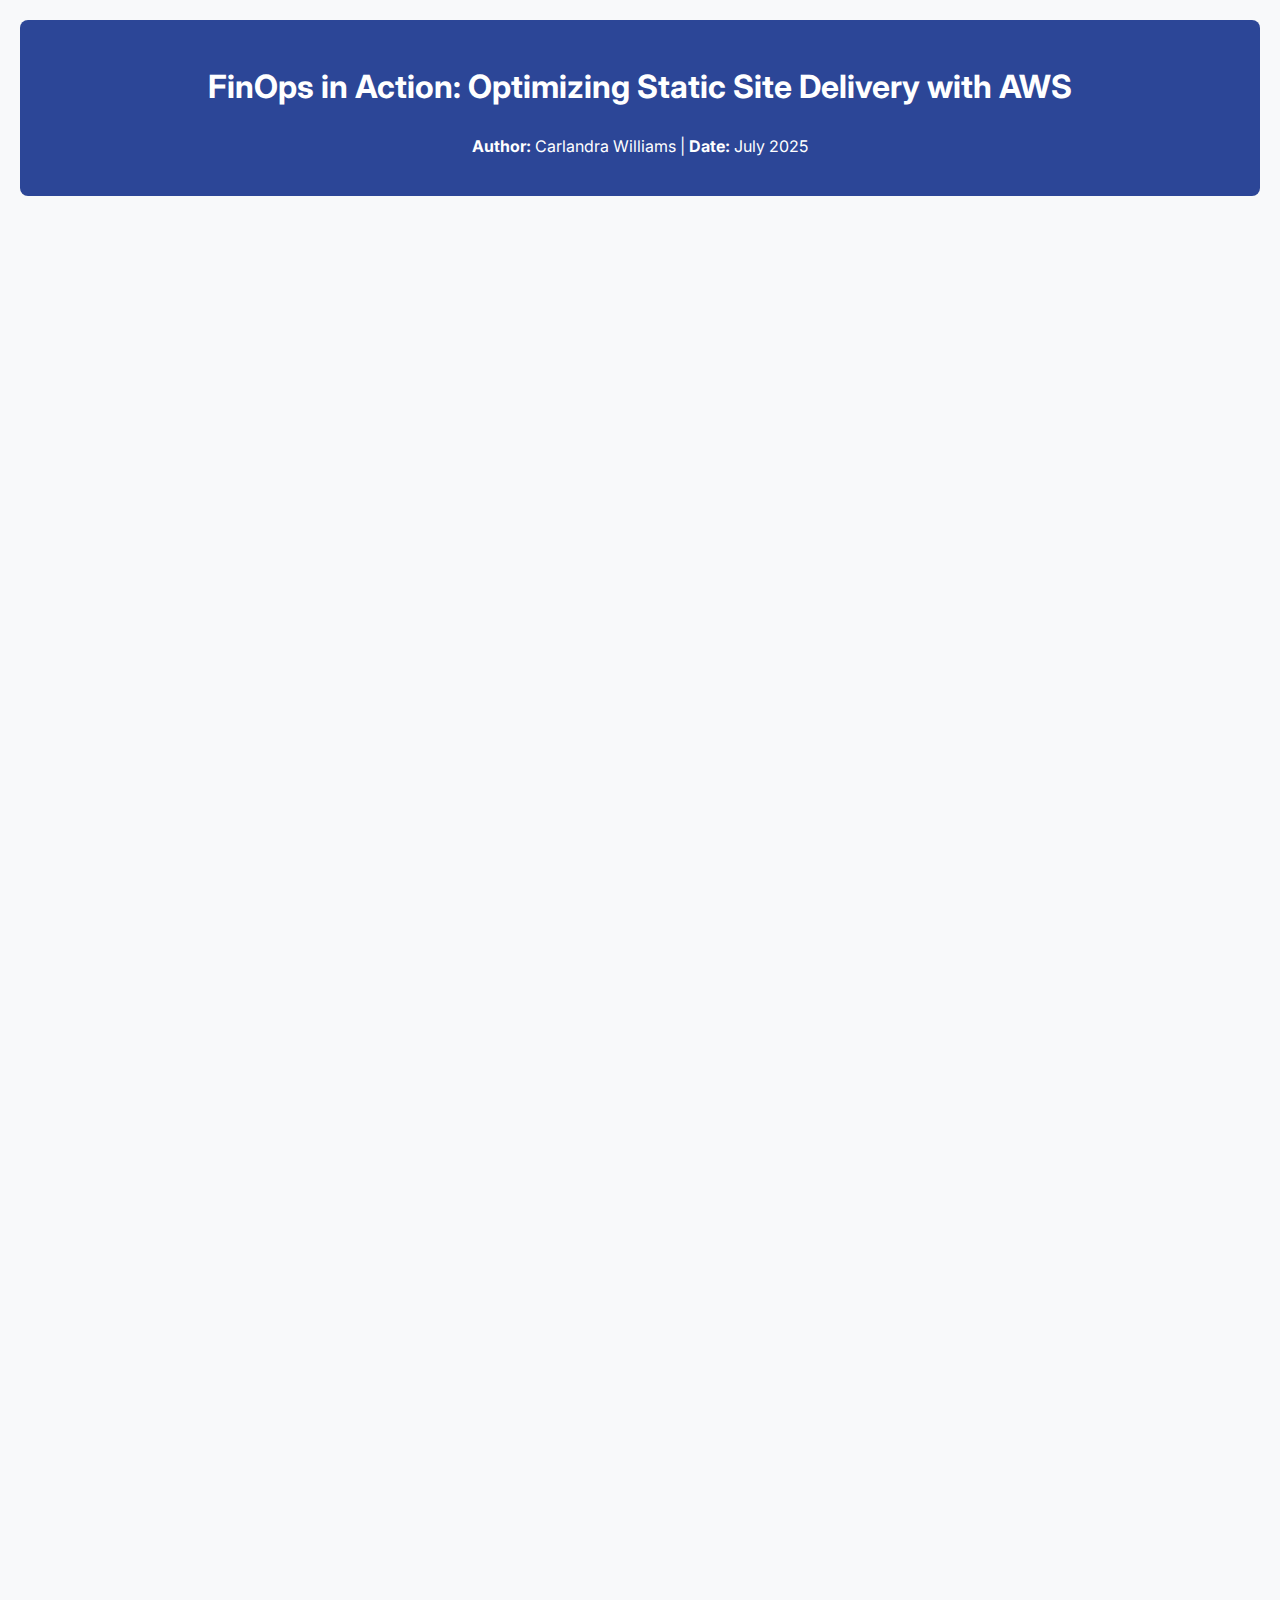
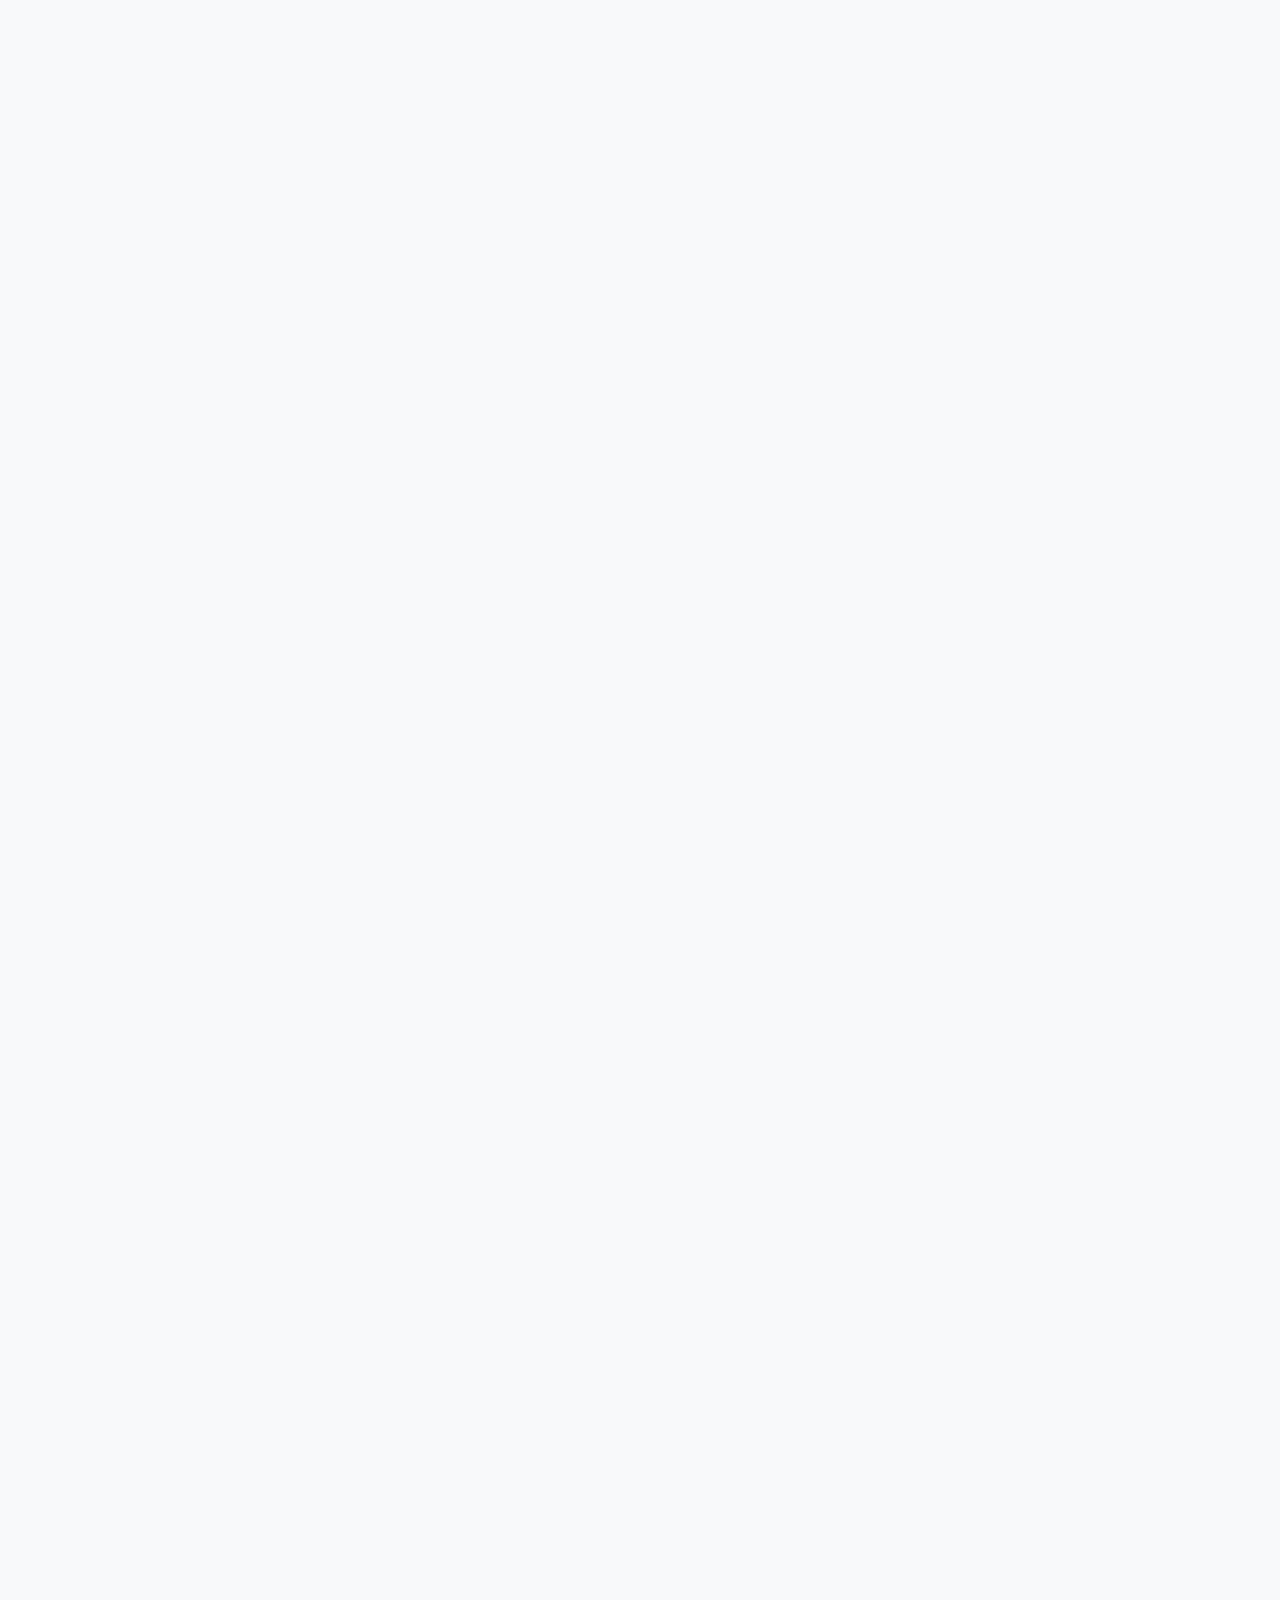
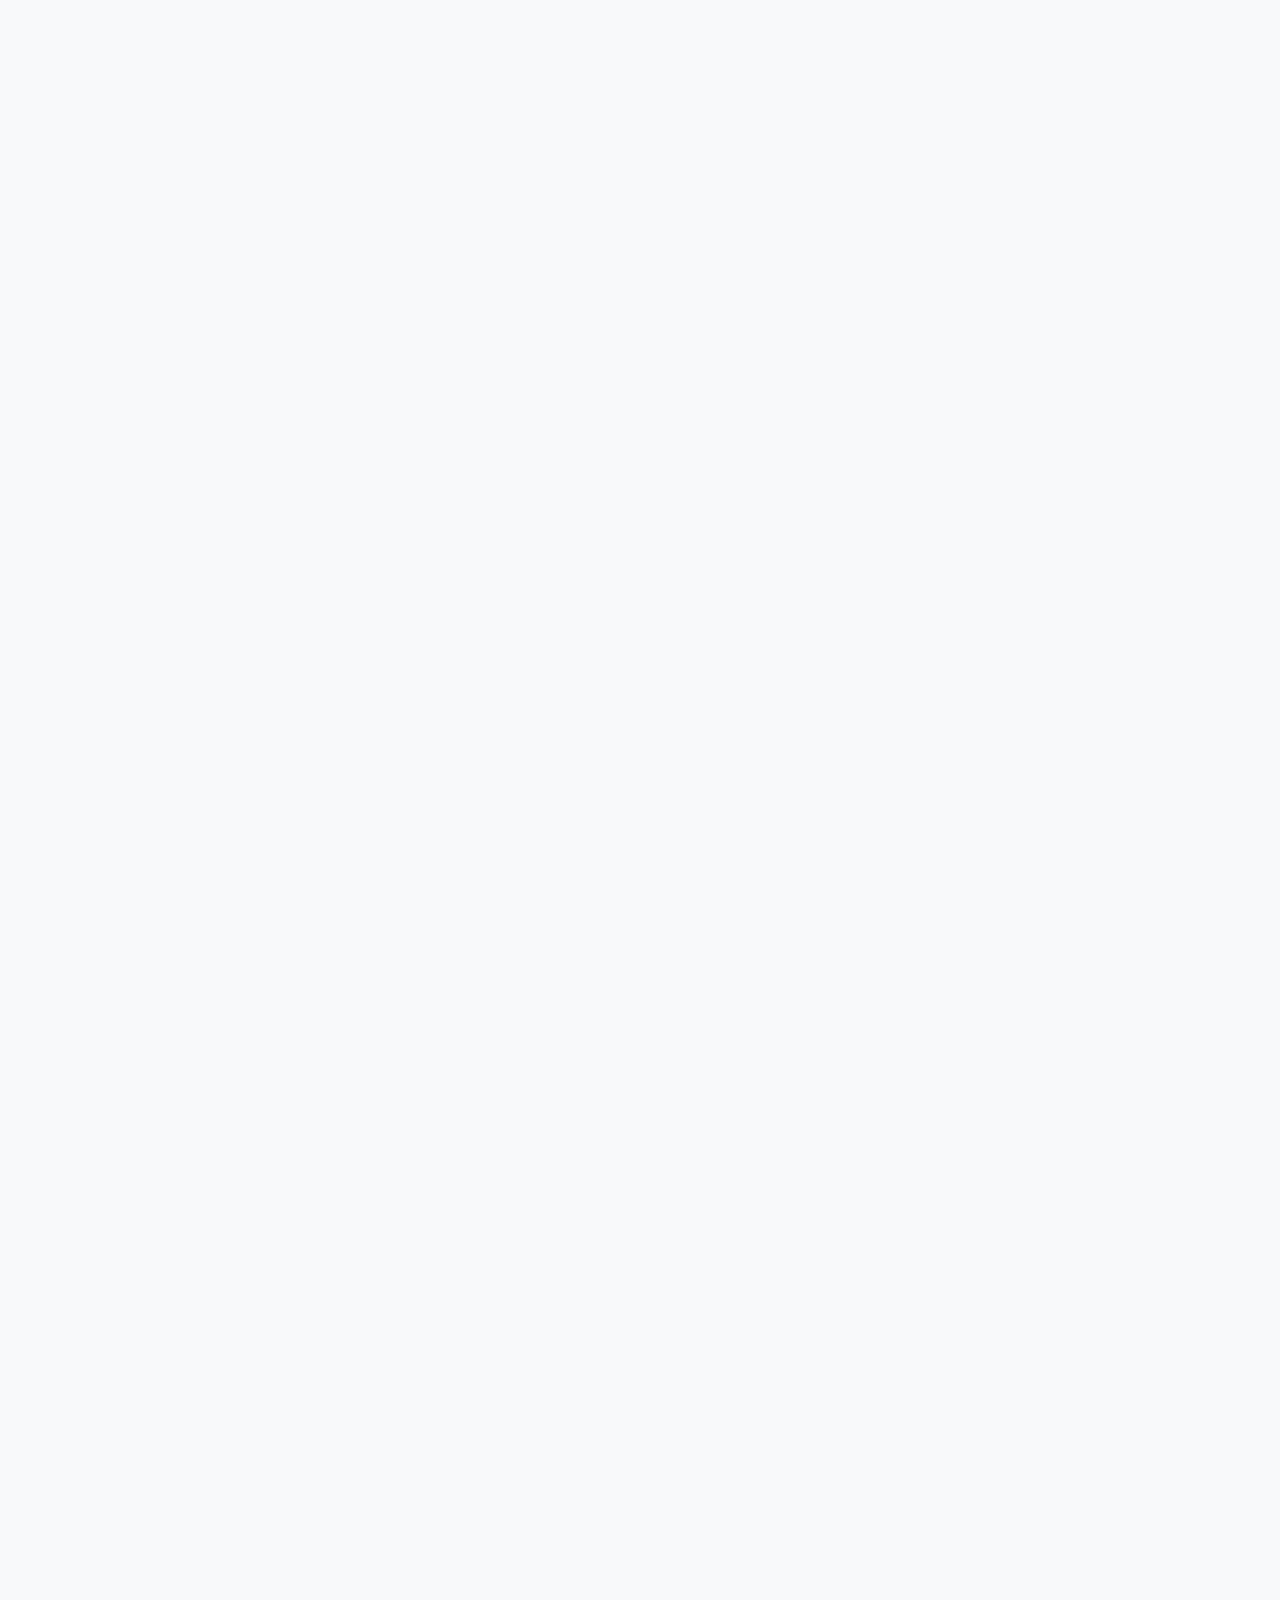
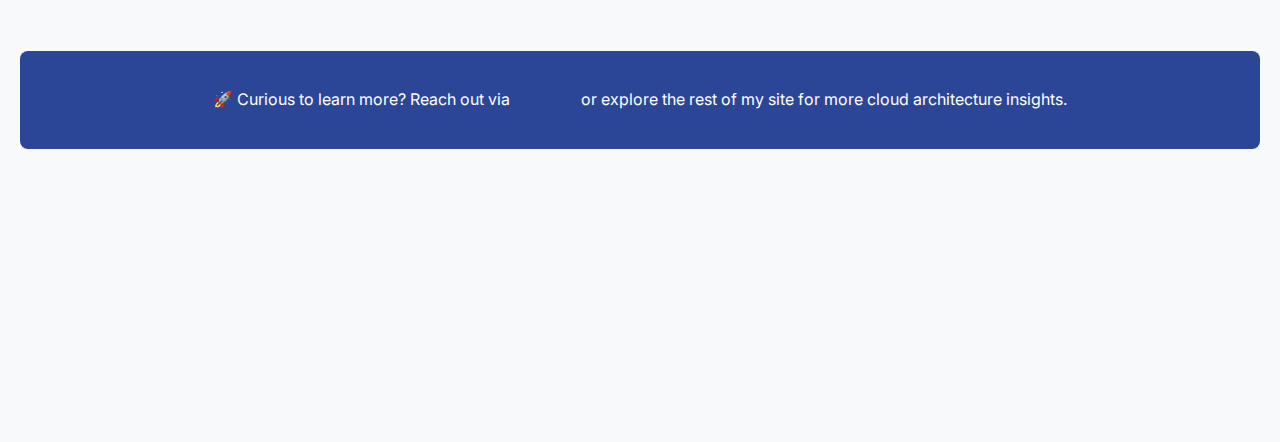
<file: theprojectfolder/cloudresumechallenge/content/finops.html>
<!DOCTYPE html>
<html lang="en">

<head>
    <meta charset="UTF-8" />
    <meta name="viewport" content="width=device-width, initial-scale=1.0" />
    <title>FinOps Case Study – Static Site on AWS</title>
    <style>
        @import url('https://fonts.googleapis.com/css2?family=Inter:wght@400;600&display=swap');

        body {
            font-family: 'Inter', 'Roboto', sans-serif;
            background-color: #f8f9fa;
            color: #212529;
            margin: 0;
            padding: 20px;
            line-height: 1.6;
        }

        header,
        footer {
            background-color: #2c4697;
            color: white;
            padding: 20px;
            border-radius: 8px;
        }

        h1 {
            color: white;
        }

        h2 {
            color: #2c4697;
        }

        section {
            background-color: #ffffff;
            padding: 20px;
            margin: 20px 0;
            border-radius: 8px;
            box-shadow: 0 2px 4px rgba(0, 0, 0, 0.05);
        }

        table {
            width: 100%;
            border-collapse: collapse;
            margin-top: 10px;
        }

        table,
        th,
        td {
            border: 1px solid #dee2e6;
        }

        th {
            background-color: #e9f5f7;
            color: #2c4697;
            font-weight: 600;
        }

        td {
            padding: 8px;
        }

        a {
            color: #2c4697;
            text-decoration: none;
        }

        a:hover {
            color: #004c56;
            text-decoration: underline;
        }

        code {
            background-color: #e3f2fd;
            padding: 2px 4px;
            border-radius: 4px;
            font-family: monospace;
        }

        /* Smooth fade and slide-up */
        @keyframes fadeSlideIn {
            from {
                opacity: 0;
                transform: translateY(30px);
            }

            to {
                opacity: 1;
                transform: translateY(0);
            }
        }

        section {
            animation: fadeSlideIn 0.6s ease forwards;
            opacity: 0;
            animation-delay: 0.2s;
        }

        /* Interactive link transitions */
        a {
            transition: color 0.3s ease, transform 0.3s ease;
        }

        a:hover {
            color: #004c56;
            transform: scale(1.05);
        }

        /* Underline sweep for headers */
        h2 {
            position: relative;
        }

        h2::after {
            content: "";
            position: absolute;
            bottom: -5px;
            left: 0;
            height: 3px;
            width: 0;
            background-color: #2c4697;
            transition: width 0.5s ease;
        }

        h2:hover::after {
            width: 100%;
        }

        @import url('https://fonts.googleapis.com/css2?family=Inter:wght@400;600&display=swap');

        body {
            font-family: 'Inter', 'Roboto', sans-serif;
            background-color: #f8f9fa;
            color: #212529;
            margin: 0;
            padding: 20px;
            line-height: 1.6;
        }

        /* Responsive wrapper */
        section {
            background-color: #ffffff;
            padding: 20px;
            margin: 20px auto;
            max-width: 900px;
            border-radius: 8px;
            box-shadow: 0 2px 4px rgba(0, 0, 0, 0.05);
            opacity: 0;
            animation: fadeSlideIn 0.6s ease forwards;
        }

        /* Animation on load (mobile-safe) */
        @keyframes fadeSlideIn {
            0% {
                opacity: 0;
                transform: translateY(20px);
            }

            100% {
                opacity: 1;
                transform: translateY(0);
            }
        }

        /* Header/Footer Styles */
        header,
        footer {
            background-color: #2c4697;
            color: white;
            padding: 20px;
            border-radius: 8px;
            text-align: center;
        }

        /* Typography and Links */
        h1 {
            color: white;
        }

        h2 {
            color: #2c4697;
            margin-top: 0;
        }

        a {
            color: #2c4697;
            text-decoration: none;
            transition: color 0.3s ease;
        }

        a:hover {
            color: #004c56;
            text-decoration: underline;
        }

        /* Table Styles */
        table {
            width: 100%;
            border-collapse: collapse;
            margin-top: 10px;
        }

        th,
        td {
            padding: 10px;
            border: 1px solid #dee2e6;
        }

        th {
            background-color: #e9f5f7;
            font-weight: 600;
        }

        /* Code Blocks */
        code {
            background-color: #e3f2fd;
            padding: 2px 4px;
            border-radius: 4px;
            font-family: monospace;
        }

        /* Mobile-friendly font scaling */
        @media (max-width: 600px) {
            body {
                padding: 10px;
            }

            section {
                padding: 15px;
            }

            h1 {
                font-size: 1.5rem;
            }

            h2 {
                font-size: 1.2rem;
            }
        }
    </style>
</head>

<body>
    <header>
        <h1>FinOps in Action: Optimizing Static Site Delivery with AWS</h1>
        <p><strong>Author:</strong> Carlandra Williams | <strong>Date:</strong> July 2025</p>
    </header>

    <section>
        <h2 style="color:#2c4697;">📌 Project Summary</h2>
        <p>This project is a hands-on example of how smart architecture and FinOps thinking can turn a simple website
            into a
            secure, scalable, and cost-aware solution—without complexity or overhead. I built everything from the ground
            up,
            focusing on real performance and long-term transparency.</p>

        <ul>
            <li>Designed and deployed a <strong>static React site</strong> using Amazon S3 for hosting</li>
            <li>Set up <strong>automated deployments</strong> with GitHub Actions—including dry-run checks and built-in
                safeguards</li>
            <li>Sketched out the full <strong>architecture diagram</strong> to map each AWS service clearly</li>
            <li>Added a lightweight <strong>visitor tracking system</strong> using a Lambda Function URL and DynamoDB—no
                API
                Gateway required</li>
            <li>Estimated <strong>monthly cloud costs</strong> based on traffic tiers (1K to 50K visitors)</li>
            <li>Implemented <strong>security best practices</strong> like scoped IAM roles, bucket policies, and CORS
                protection</li>
            <li>Built with a future-facing mindset: easy to monitor, cost-tag, and scale as needed</li>
        </ul>

        <p>Whether you're exploring static delivery, diving into FinOps modeling, or searching for scalable ideas that
            won’t
            break your budget—this project shows what’s possible with a clear strategy and a few powerful AWS tools.</p>
    </section>

    <section>
        <h2 style="color:#2c4697;">🏗️ Full Architectural Stack</h2>
        <p>This section details every layer of infrastructure used to deliver a cost-aware, scalable static site
            architecture.</p>
        <ul>
            <li><strong>Frontend:</strong> Static React app hosted on Amazon S3</li>
            <li><strong>CI/CD:</strong> GitHub Actions with dry-run testing and fallback logic</li>
            <li><strong>Storage:</strong> S3 with bucket policies (no ACLs)</li>
            <li><strong>Networking:</strong> CloudFront CDN + Route 53 DNS</li>
            <li><strong>Serverless Logic:</strong> Lambda Function URL for visitor tracking</li>
            <li><strong>Database:</strong> DynamoDB (on-demand mode, TTL enabled)</li>
            <li><strong>Monitoring:</strong> S3 access logs + CloudWatch for Lambda</li>
            <li><strong>Security:</strong> IAM roles, least privilege policies, CORS headers</li>
        </ul>
        <p><em>Visual:</em> Insert your custom architecture diagram here</p>
    </section>

    <section>
        <h2 style="color:#2c4697;">🔐 Security Highlights</h2>
        <p>This section showcases the secure, maintainable posture of your cloud architecture. "Scoped IAM roles ensure
            Lambda and S3 only access required resources—reducing risk, enforcing least privilege, and
            maintaining a secure deployment."</p>
        <ul>
            <li><strong>IAM Roles:</strong> Scoped permissions for Lambda and S3</li>
            <li><strong>Bucket Policies:</strong> Replaced ACLs with maintainable policies</li>
            <li><strong>Lambda Function URL:</strong> <code>AuthType: NONE</code> with CORS headers enabled</li>
            <li><strong>Data Protection:</strong> Visitor count stored as numeric ID, no PII</li>
            <li><strong>Monitoring:</strong> CloudWatch logs for Lambda invocations</li>
            <li><strong>TTL in DynamoDB:</strong> Auto-expiry for stale records</li>
        </ul>

        <h3 style="color:#2c4697; margin-top:30px;">🛡️ CI/CD Safeguards</h3>
        <ul>
            <li>GitHub Actions with <code>--dryrun</code> validation</li>
            <li>Conditional deploy steps to prevent accidental overwrites</li>
            <li>Fallback logic and file checks in CI workflow</li>
        </ul>
    </section>

    <section>
        <h2>🧠 Why This Matters</h2>
        <p>Traditional static site setups often overlook access control, logging integration, and cost transparency.
            This build puts FinOps principles front and center—by modeling visitor-based cost estimates and designing a
            dashboard to track real usage.</p>
    </section>
    <section>
        <h2>🎯 FinOps Value</h2>
        <p>This build shows how simple cloud deployments can achieve:</p>
        <ul>
            <li>Improved security posture</li>
            <li>Predictable cost modeling</li>
            <li>Transparent reporting for stakeholders</li>
            <li>Scalable, self-maintaining infrastructure</li>
        </ul>
    </section>

    <section>
        <h2>💰 Cost Modeling Approach</h2>
        <p><strong>Traffic Estimate:</strong> Ranged of monthly visitors assuming ~1MB asset load per visitor, standard
            AWS pricing, and x86 Lambda architecture with 120ms execution time.</p>
        <table style="border-collapse: collapse; width: 100%; margin-top: 20px;">
            <thead>
                <tr style="background-color: #e6f2ff;">
                    <th style="border: 1px solid #ccc; padding: 10px;">AWS Service</th>
                    <th style="border: 1px solid #ccc; padding: 10px;">1,000 Visitors</th>
                    <th style="border: 1px solid #ccc; padding: 10px;">5,000 Visitors</th>
                    <th style="border: 1px solid #ccc; padding: 10px;">10,000 Visitors</th>
                    <th style="border: 1px solid #ccc; padding: 10px;">15,000 Visitors</th>
                    <th style="border: 1px solid #ccc; padding: 10px;">20,000 Visitors</th>
                    <th style="border: 1px solid #ccc; padding: 10px;">50,000 Visitors</th>
                </tr>
            </thead>
            <tbody>
                <tr>
                    <td style="border: 1px solid #ccc; padding: 10px;">S3 Storage</td>
                    <td style="border: 1px solid #ccc; padding: 10px;">$0.01</td>
                    <td>$0.03</td>
                    <td>$0.05</td>
                    <td>$0.07</td>
                    <td>$0.09</td>
                    <td>$0.18</td>
                </tr>
                <tr>
                    <td>CloudFront Data Transfer</td>
                    <td>$0.10</td>
                    <td>$0.45</td>
                    <td>$0.85</td>
                    <td>$1.30</td>
                    <td>$1.70</td>
                    <td>$4.25</td>
                </tr>
                <tr>
                    <td>CloudFront Requests</td>
                    <td>$0.04</td>
                    <td>$0.20</td>
                    <td>$0.40</td>
                    <td>$0.60</td>
                    <td>$0.80</td>
                    <td>$2.00</td>
                </tr>
                <tr>
                    <td>Route 53</td>
                    <td>$0.70</td>
                    <td>$0.70</td>
                    <td>$0.70</td>
                    <td>$0.70</td>
                    <td>$0.70</td>
                    <td>$0.70</td>
                </tr>
                <tr>
                    <td>DynamoDB Visitor Counter</td>
                    <td>$0.10</td>
                    <td>$0.50</td>
                    <td>$1.00</td>
                    <td>$1.50</td>
                    <td>$2.00</td>
                    <td>$5.00</td>
                </tr>
                <tr>
                    <td>Lambda Function</td>
                    <td>$0.00</td>
                    <td>$0.20</td>
                    <td>$0.40</td>
                    <td>$0.60</td>
                    <td>$0.80</td>
                    <td>$2.00</td>
                </tr>
                <tr style="font-weight: bold; background-color: #f4f8ff;">
                    <td>Total Monthly Cost</td>
                    <td>$0.95</td>
                    <td>$2.08</td>
                    <td>$3.40</td>
                    <td>$4.77</td>
                    <td>$6.09</td>
                    <td>$14.13</td>
                </tr>
            </tbody>
        </table>

    </section>

    <section>
        <h2>🔢 Visitor Tracking with DynamoDB</h2>
        <p>To monitor real-time engagement on the site, I added a <strong>DynamoDB table</strong> to count visitors.
            Each
            visit triggers a write, and occasional read queries track total count and trends.</p>
        <ul>
            <li>Uses <strong>On-Demand Capacity Mode</strong> for elastic scalability</li>
            <li>Costs: ~$1.50/month for 50,000 visits</li>
            <li>Optimized with atomic updates and TTL for cleanup</li>
            <li>Future-ready for segment tracking, geolocation metrics, or per-page analytics</li>
        </ul>
        <p>This serverless counter complements the static architecture while keeping costs low and visibility high.</p>
    </section>
    <section>
        <h2>🔄 Updated Architecture: Serverless Visitor Tracking</h2>
        <p>To optimize cost and simplify setup, I replaced API Gateway with a <strong>Lambda Function URL</strong> for
            handling visitor count logic.</p>

        <ul>
            <li><strong>Frontend (React on S3):</strong> Static assets delivered via CloudFront</li>
            <li><strong>Visitor Counter:</strong> Frontend triggers a Lambda Function URL</li>
            <li><strong>Lambda:</strong> Increments and retrieves visitor count using DynamoDB</li>
            <li><strong>DynamoDB:</strong> Stores visitCount and timestamp in a serverless table</li>
        </ul>

        <p>This change removes the overhead of managing API Gateway, cuts costs, and aligns with FinOps principles by
            streamlining traffic monitoring without sacrificing scalability.</p>

        <h3>💡 Architecture Flow:</h3>
        <ol>
            <li>Visitor loads site → assets delivered via CloudFront</li>
            <li>JavaScript triggers POST request to Lambda Function URL</li>
            <li>Lambda updates DynamoDB table with new count</li>
            <li>Frontend can optionally fetch current count via GET request</li>
        </ol>

        <p><em>Diagram Updated:</em> Lambda Function URL now replaces API Gateway in the visitor tracking flow.</p>
    </section>

    <section>
        <h2>🧮 Choosing Between Lambda Function URL vs. API Gateway</h2>
        <p>To enable visitor tracking via DynamoDB, I evaluated both <strong>Lambda Function URLs</strong> and
            <strong>API
                Gateway</strong> as potential access mechanisms for triggering the count.
        </p>

        <h3>💰 Cost Comparison</h3>
        <table>
            <tr>
                <th>Feature</th>
                <th>Lambda Function URL</th>
                <th>API Gateway</th>
            </tr>
            <tr>
                <td>Monthly Cost (Low Traffic)</td>
                <td>~$0</td>
                <td>~$3.50+</td>
            </tr>
            <tr>
                <td>Request Pricing</td>
                <td>Free (included in Lambda)</td>
                <td>~$1.00 per million requests</td>
            </tr>
            <tr>
                <td>Extra Features</td>
                <td>Minimal (IAM auth only)</td>
                <td>Advanced (auth, logging, throttling)</td>
            </tr>
            <tr>
                <td>Complexity</td>
                <td>Simple setup, low overhead</td>
                <td>More config & resources</td>
            </tr>
        </table>

        <h3>✅ FinOps Decision</h3>
        <p>Given the simplicity of my use case—a single write per visitor and lightweight read queries—using
            <strong>Lambda
                Function URLs</strong> is the most cost-effective and scalable choice.
        </p>
        <p>This decision keeps costs close to zero for low traffic tiers, avoids overengineering, and aligns with FinOps
            principles of right-sizing infrastructure.</p>
    </section>


    <section>
        <h2>📊 Dashboard & Visibility</h2>
        <ul>
            <li>Real-time cost breakdown by service (S3, CloudFront, Route 53)</li>
            <li>Trend analysis and cost-per-visitor metric</li>
            <li>Tag filtering (e.g., <code>Project: CloudResume</code>)</li>
            <li>Forecasting future spend with QuickSight</li>
        </ul>
    </section>

    <section>
        <h2>🔐 Optimization Highlights</h2>
        <ul>
            <li>Removed ACLs, replaced with maintainable bucket policies</li>
            <li>Uploaded PDFs with precise cache headers using AWS CLI</li>
            <li>Validated deploy paths using <code>--dryrun</code> and GitHub Desktop</li>
            <li>Built CI/CD steps with smart file checks and fallback logic</li>
        </ul>
    </section>



    <footer>
        <p>🚀 Curious to learn more? Reach out via <a href="https://www.linkedin.com/in/your-profile"
                target="_blank">LinkedIn</a> or explore the rest of my site for more cloud architecture insights.</p>
    </footer>

    <section style="
      background-color:#2c4697;
      color: #ffffff;
      padding: 30px;
      text-align: center;
      border-radius: 8px;
      margin: 30px auto;
      max-width: 900px;
      box-shadow: 0 4px 6px rgba(0,0,0,0.1);
      animation: fadeSlideIn 0.8s ease forwards;
    ">
        <h2 style="margin-bottom: 10px;">🚀 Let's Connect</h2>
        <p style="font-size: 1.1rem; margin-bottom: 20px;">
            Interested in cloud strategy, FinOps, or scalable site delivery? I’d love to collaborate or discuss
            opportunities.
        </p>

        <div style="display: flex; flex-wrap: wrap; justify-content: center; gap: 12px;">
            <a href="mailto:your.email@example.com" target="_blank"
                style="background-color: #ffffff; color:#2c4697; font-weight: 600; padding: 12px 20px; border-radius: 6px; text-decoration: none; transition: 0.3s ease;">📧
                Email Me</a>

            <a href="https://calendly.com/your-schedule-link" target="_blank"
                style="background-color: #ffffff; color:#2c4697; font-weight: 600; padding: 12px 20px; border-radius: 6px; text-decoration: none; transition: 0.3s ease;">🗓️
                Schedule a Call</a>

            <a href="/assets/resume.pdf" target="_blank"
                style="background-color: #ffffff; color:#2c4697; font-weight: 600; padding: 12px 20px; border-radius: 6px; text-decoration: none; transition: 0.3s ease;">📄
                View My Resume</a>

            <a href="https://github.com/your-github-username" target="_blank"
                style="background-color: #ffffff; color:#2c4697; font-weight: 600; padding: 12px 20px; border-radius: 6px; text-decoration: none; transition: 0.3s ease;">💻
                GitHub</a>
        </div>
    </section>

</body>

</html>
</file>
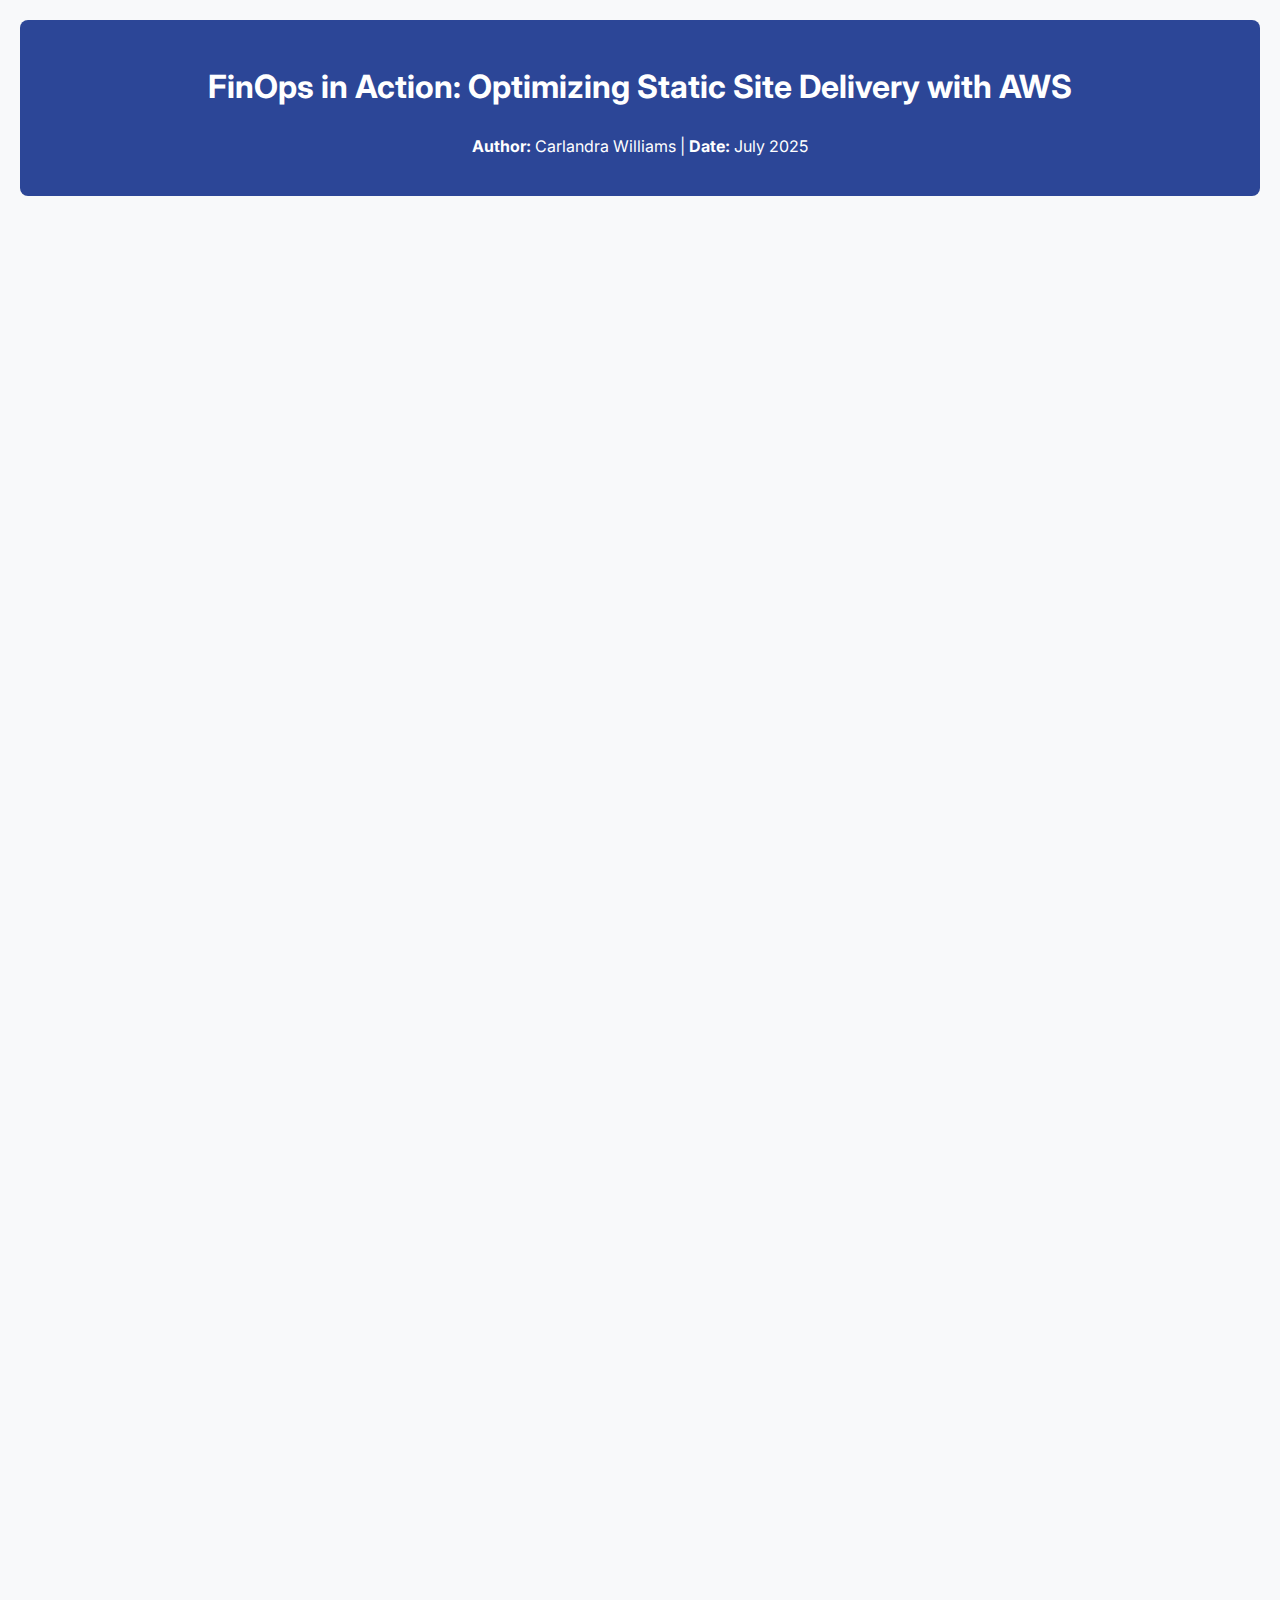
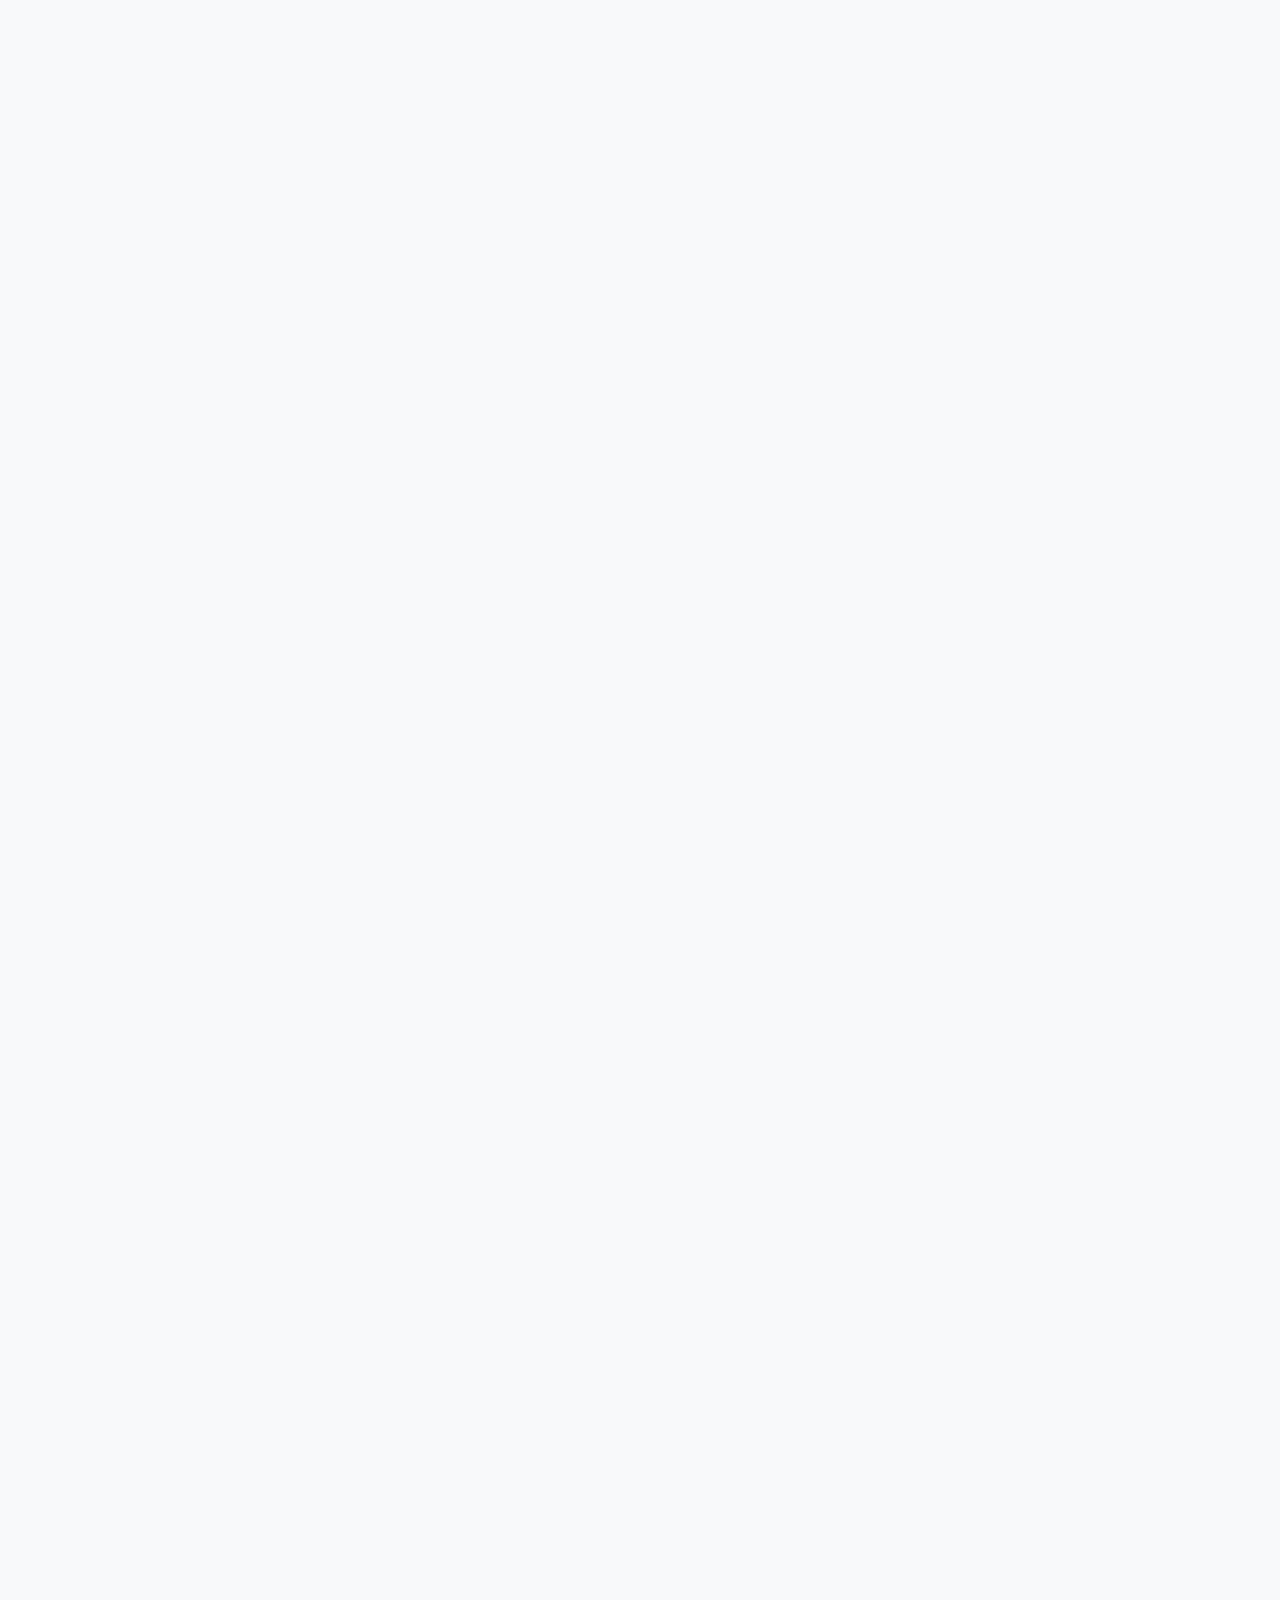
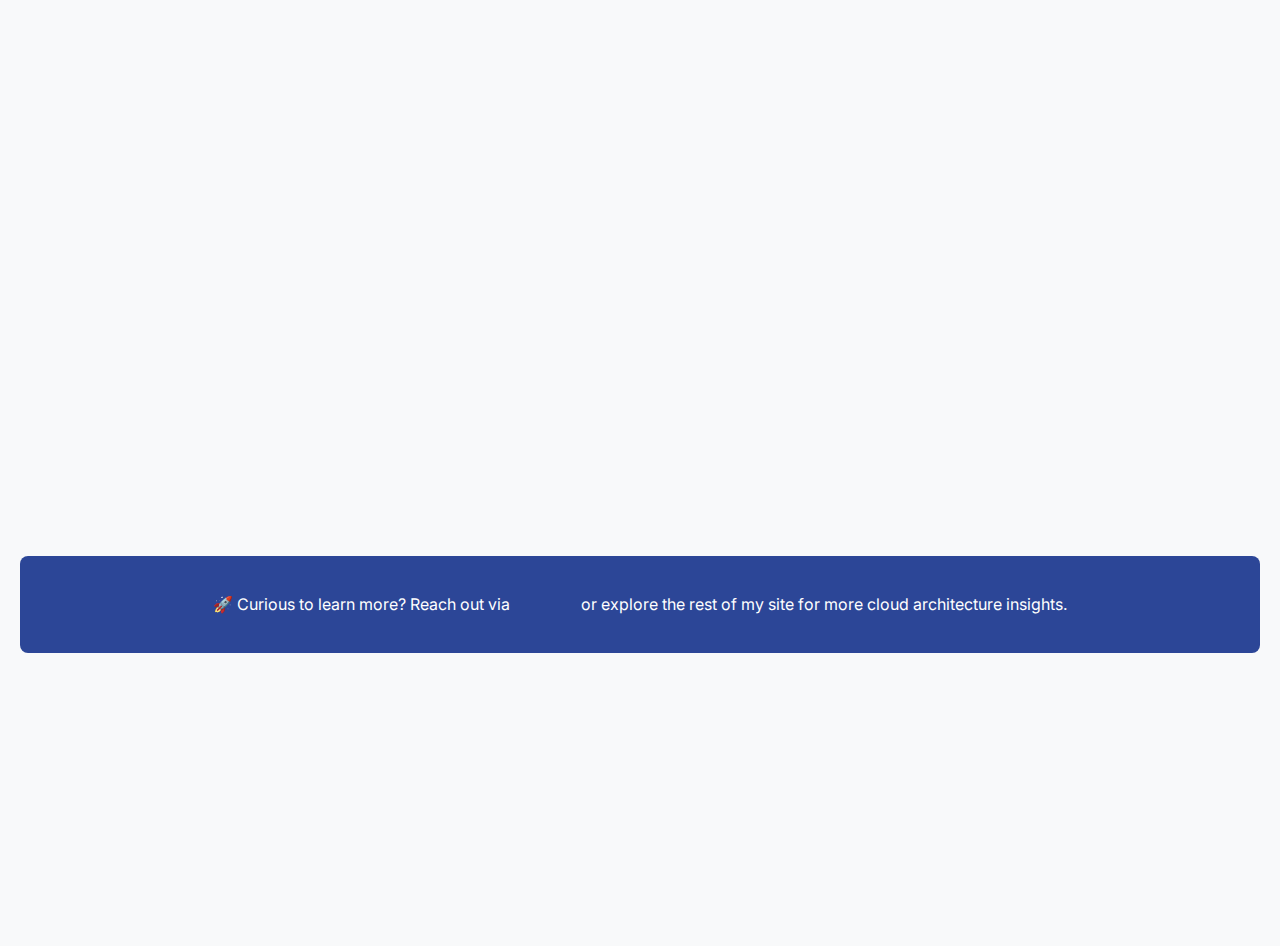
<file: theprojectfolder/cloudresumechallenge/dev-site/content/finops-case-study.html>
<!DOCTYPE html>
<html lang="en">

<head>
    <meta charset="UTF-8" />
    <meta name="viewport" content="width=device-width, initial-scale=1.0" />
    <title>FinOps Case Study – Static Site on AWS</title>
    <style>
        @import url('https://fonts.googleapis.com/css2?family=Inter:wght@400;600&display=swap');

        body {
            font-family: 'Inter', 'Roboto', sans-serif;
            background-color: #f8f9fa;
            color: #212529;
            margin: 0;
            padding: 20px;
            line-height: 1.6;
        }

        header,
        footer {
            background-color: #2c4697;
            color: white;
            padding: 20px;
            border-radius: 8px;
        }

        h1 {
            color: white;
        }

        h2 {
            color: #2c4697;
        }

        section {
            background-color: #ffffff;
            padding: 20px;
            margin: 20px 0;
            border-radius: 8px;
            box-shadow: 0 2px 4px rgba(0, 0, 0, 0.05);
        }

        table {
            width: 100%;
            border-collapse: collapse;
            margin-top: 10px;
        }

        table,
        th,
        td {
            border: 1px solid #dee2e6;
        }

        th {
            background-color: #e9f5f7;
            color: #2c4697;
            font-weight: 600;
        }

        td {
            padding: 8px;
        }

        a {
            color: #2c4697;
            text-decoration: none;
        }

        a:hover {
            color: #004c56;
            text-decoration: underline;
        }

        code {
            background-color: #e3f2fd;
            padding: 2px 4px;
            border-radius: 4px;
            font-family: monospace;
        }

        /* Smooth fade and slide-up */
        @keyframes fadeSlideIn {
            from {
                opacity: 0;
                transform: translateY(30px);
            }

            to {
                opacity: 1;
                transform: translateY(0);
            }
        }

        section {
            animation: fadeSlideIn 0.6s ease forwards;
            opacity: 0;
            animation-delay: 0.2s;
        }

        /* Interactive link transitions */
        a {
            transition: color 0.3s ease, transform 0.3s ease;
        }

        a:hover {
            color: #004c56;
            transform: scale(1.05);
        }

        /* Underline sweep for headers */
        h2 {
            position: relative;
        }

        h2::after {
            content: "";
            position: absolute;
            bottom: -5px;
            left: 0;
            height: 3px;
            width: 0;
            background-color: #2c4697;
            transition: width 0.5s ease;
        }

        h2:hover::after {
            width: 100%;
        }

        @import url('https://fonts.googleapis.com/css2?family=Inter:wght@400;600&display=swap');

        body {
            font-family: 'Inter', 'Roboto', sans-serif;
            background-color: #f8f9fa;
            color: #212529;
            margin: 0;
            padding: 20px;
            line-height: 1.6;
        }

        /* Responsive wrapper */
        section {
            background-color: #ffffff;
            padding: 20px;
            margin: 20px auto;
            max-width: 900px;
            border-radius: 8px;
            box-shadow: 0 2px 4px rgba(0, 0, 0, 0.05);
            opacity: 0;
            animation: fadeSlideIn 0.6s ease forwards;
        }

        /* Animation on load (mobile-safe) */
        @keyframes fadeSlideIn {
            0% {
                opacity: 0;
                transform: translateY(20px);
            }

            100% {
                opacity: 1;
                transform: translateY(0);
            }
        }

        /* Header/Footer Styles */
        header,
        footer {
            background-color: #2c4697;
            color: white;
            padding: 20px;
            border-radius: 8px;
            text-align: center;
        }

        /* Typography and Links */
        h1 {
            color: white;
        }

        h2 {
            color: #2c4697;
            margin-top: 0;
        }

        a {
            color: #2c4697;
            text-decoration: none;
            transition: color 0.3s ease;
        }

        a:hover {
            color: #004c56;
            text-decoration: underline;
        }

        /* Table Styles */
        table {
            width: 100%;
            border-collapse: collapse;
            margin-top: 10px;
        }

        th,
        td {
            padding: 10px;
            border: 1px solid #dee2e6;
        }

        th {
            background-color: #e9f5f7;
            font-weight: 600;
        }

        /* Code Blocks */
        code {
            background-color: #e3f2fd;
            padding: 2px 4px;
            border-radius: 4px;
            font-family: monospace;
        }

        /* Mobile-friendly font scaling */
        @media (max-width: 600px) {
            body {
                padding: 10px;
            }

            section {
                padding: 15px;
            }

            h1 {
                font-size: 1.5rem;
            }

            h2 {
                font-size: 1.2rem;
            }
        }
    </style>
</head>

<body>
    <header>
        <h1>FinOps in Action: Optimizing Static Site Delivery with AWS</h1>
        <p><strong>Author:</strong> Carlandra Williams | <strong>Date:</strong> July 2025</p>
    </header>

    <section>
        <h2>📌 Project Summary</h2>
        <p>This use case demonstrates a scalable, secure, and cost-aware approach to deploying a static site on AWS.
            Each element was built with performance, transparency, and future-proofing in mind.</p>
    </section>

    <section>
        <h2>🛠️ Architecture Overview</h2>
        <ul>
            <li>Frontend: HTML & CSS app deployed to Amazon S3</li>
            <li>CI/CD: GitHub Actions with dry-run testing and graceful error handling</li>
            <li>Storage & Access: S3 with IAM roles and bucket policies replacing ACLs</li>
            <li>Monitoring: Server access logging via S3</li>
            <li>Networking: CloudFront CDN + Route 53 DNS</li>
        </ul>
        <p><em>Visual:</em> Insert your custom architecture diagram here</p>
    </section>

    <section>
        <h2>🧠 Why This Matters</h2>
        <p>Traditional static site setups often overlook access control, logging integration, and cost transparency.
            This build puts FinOps principles front and center—by modeling visitor-based cost estimates and designing a
            dashboard to track real usage.</p>
    </section>
    <section>
        <h2>🎯 FinOps Value</h2>
        <p>This build shows how simple cloud deployments can achieve:</p>
        <ul>
            <li>Improved security posture</li>
            <li>Predictable cost modeling</li>
            <li>Transparent reporting for stakeholders</li>
            <li>Scalable, self-maintaining infrastructure</li>
        </ul>
    </section>

    <section>
        <h2>💰 Cost Modeling Approach</h2>
        <p><strong>Traffic Estimate:</strong> 50,000 monthly visitors, ~1MB asset load each</p>
        <table>
            <tr>
                <th>Service</th>
                <th>Estimated Monthly Cost</th>
            </tr>
            <tr>
                <td>S3 Storage</td>
                <td>~$0.05</td>
            </tr>
            <tr>
                <td>S3 Data Transfer via CloudFront</td>
                <td>~$4.25</td>
            </tr>
            <tr>
                <td>CloudFront Requests</td>
                <td>~$1.88</td>
            </tr>
            <tr>
                <td>Route 53</td>
                <td>~$0.70</td>
            </tr>
            <tr>
                <td>DynamoDB Visitor Counter</td>
                <td>~$1.50</td>
            </tr>
            <tr>
                <td><strong>Total</strong></td>
                <td><strong>~$8.38</strong></td>
            </tr>
        </table>
    </section>

    <section>
        <h2>🔢 Visitor Tracking with DynamoDB</h2>
        <p>To monitor real-time engagement on the site, I added a <strong>DynamoDB table</strong> to count visitors.
            Each
            visit triggers a write, and occasional read queries track total count and trends.</p>
        <ul>
            <li>Uses <strong>On-Demand Capacity Mode</strong> for elastic scalability</li>
            <li>Costs: ~$1.50/month for 50,000 visits</li>
            <li>Optimized with atomic updates and TTL for cleanup</li>
            <li>Future-ready for segment tracking, geolocation metrics, or per-page analytics</li>
        </ul>
        <p>This serverless counter complements the static architecture while keeping costs low and visibility high.</p>
    </section>
    <section>
        <h2>🔄 Updated Architecture: Serverless Visitor Tracking</h2>
        <p>To optimize cost and simplify setup, I replaced API Gateway with a <strong>Lambda Function URL</strong> for
            handling visitor count logic.</p>

        <ul>
            <li><strong>Frontend (React on S3):</strong> Static assets delivered via CloudFront</li>
            <li><strong>Visitor Counter:</strong> Frontend triggers a Lambda Function URL</li>
            <li><strong>Lambda:</strong> Increments and retrieves visitor count using DynamoDB</li>
            <li><strong>DynamoDB:</strong> Stores visitCount and timestamp in a serverless table</li>
        </ul>

        <p>This change removes the overhead of managing API Gateway, cuts costs, and aligns with FinOps principles by
            streamlining traffic monitoring without sacrificing scalability.</p>

        <h3>💡 Architecture Flow:</h3>
        <ol>
            <li>Visitor loads site → assets delivered via CloudFront</li>
            <li>JavaScript triggers POST request to Lambda Function URL</li>
            <li>Lambda updates DynamoDB table with new count</li>
            <li>Frontend can optionally fetch current count via GET request</li>
        </ol>

        <p><em>Diagram Updated:</em> Lambda Function URL now replaces API Gateway in the visitor tracking flow.</p>
    </section>

    <section>
        <h2>🧮 Choosing Between Lambda Function URL vs. API Gateway</h2>
        <p>To enable visitor tracking via DynamoDB, I evaluated both <strong>Lambda Function URLs</strong> and
            <strong>API
                Gateway</strong> as potential access mechanisms for triggering the count.
        </p>

        <h3>💰 Cost Comparison</h3>
        <table>
            <tr>
                <th>Feature</th>
                <th>Lambda Function URL</th>
                <th>API Gateway</th>
            </tr>
            <tr>
                <td>Monthly Cost (Low Traffic)</td>
                <td>~$0</td>
                <td>~$3.50+</td>
            </tr>
            <tr>
                <td>Request Pricing</td>
                <td>Free (included in Lambda)</td>
                <td>~$1.00 per million requests</td>
            </tr>
            <tr>
                <td>Extra Features</td>
                <td>Minimal (IAM auth only)</td>
                <td>Advanced (auth, logging, throttling)</td>
            </tr>
            <tr>
                <td>Complexity</td>
                <td>Simple setup, low overhead</td>
                <td>More config & resources</td>
            </tr>
        </table>

        <h3>✅ FinOps Decision</h3>
        <p>Given the simplicity of my use case—a single write per visitor and lightweight read queries—using
            <strong>Lambda
                Function URLs</strong> is the most cost-effective and scalable choice.
        </p>
        <p>This decision keeps costs close to zero for low traffic tiers, avoids overengineering, and aligns with FinOps
            principles of right-sizing infrastructure.</p>
    </section>


    <section>
        <h2>📊 Dashboard & Visibility</h2>
        <ul>
            <li>Real-time cost breakdown by service (S3, CloudFront, Route 53)</li>
            <li>Trend analysis and cost-per-visitor metric</li>
            <li>Tag filtering (e.g., <code>Project: CloudResume</code>)</li>
            <li>Forecasting future spend with QuickSight</li>
        </ul>
    </section>

    <section>
        <h2>🔐 Optimization Highlights</h2>
        <ul>
            <li>Removed ACLs, replaced with maintainable bucket policies</li>
            <li>Uploaded PDFs with precise cache headers using AWS CLI</li>
            <li>Validated deploy paths using <code>--dryrun</code> and GitHub Desktop</li>
            <li>Built CI/CD steps with smart file checks and fallback logic</li>
        </ul>
    </section>



    <footer>
        <p>🚀 Curious to learn more? Reach out via <a href="https://www.linkedin.com/in/your-profile"
                target="_blank">LinkedIn</a> or explore the rest of my site for more cloud architecture insights.</p>
    </footer>

    <section style="
      background-color:#2c4697;
      color: #ffffff;
      padding: 30px;
      text-align: center;
      border-radius: 8px;
      margin: 30px auto;
      max-width: 900px;
      box-shadow: 0 4px 6px rgba(0,0,0,0.1);
      animation: fadeSlideIn 0.8s ease forwards;
    ">
        <h2 style="margin-bottom: 10px;">🚀 Let's Connect</h2>
        <p style="font-size: 1.1rem; margin-bottom: 20px;">
            Interested in cloud strategy, FinOps, or scalable site delivery? I’d love to collaborate or discuss
            opportunities.
        </p>

        <div style="display: flex; flex-wrap: wrap; justify-content: center; gap: 12px;">
            <a href="mailto:your.email@example.com" target="_blank"
                style="background-color: #ffffff; color:#2c4697; font-weight: 600; padding: 12px 20px; border-radius: 6px; text-decoration: none; transition: 0.3s ease;">📧
                Email Me</a>

            <a href="https://calendly.com/your-schedule-link" target="_blank"
                style="background-color: #ffffff; color:#2c4697; font-weight: 600; padding: 12px 20px; border-radius: 6px; text-decoration: none; transition: 0.3s ease;">🗓️
                Schedule a Call</a>

            <a href="/assets/resume.pdf" target="_blank"
                style="background-color: #ffffff; color:#2c4697; font-weight: 600; padding: 12px 20px; border-radius: 6px; text-decoration: none; transition: 0.3s ease;">📄
                View My Resume</a>

            <a href="https://github.com/your-github-username" target="_blank"
                style="background-color: #ffffff; color:#2c4697; font-weight: 600; padding: 12px 20px; border-radius: 6px; text-decoration: none; transition: 0.3s ease;">💻
                GitHub</a>
        </div>
    </section>

</body>

</html>
</file>
<file: theprojectfolder/IDR_pipeline/src/frontend/styles.css>
/* ============================================================
   DocFlow — Intelligent Document Processing Pipeline
   Phase 5 Frontend Styles
   ============================================================ */

:root {
  --bg: #0a0c0f;
  --surface: #111418;
  --surface-2: #181c22;
  --border: #1f2530;
  --border-2: #2a3040;
  --accent: #00e5a0;
  --accent-dim: rgba(0, 229, 160, 0.12);
  --accent-glow: rgba(0, 229, 160, 0.25);
  --text: #e8ecf0;
  --text-2: #8a9ab0;
  --text-3: #4a5568;
  --danger: #ff4d6d;
  --warn: #ffb347;

  --radius: 12px;
  --radius-lg: 20px;
  --font-display: "Syne", sans-serif;
  --font-body: "DM Sans", sans-serif;
  --font-mono: "DM Mono", monospace;
  --transition: 0.2s cubic-bezier(0.4, 0, 0.2, 1);
}

*,
*::before,
*::after {
  box-sizing: border-box;
  margin: 0;
  padding: 0;
}

html {
  scroll-behavior: smooth;
}

body {
  background: var(--bg);
  color: var(--text);
  font-family: var(--font-body);
  font-size: 15px;
  line-height: 1.6;
  min-height: 100vh;
  overflow-x: hidden;
}

/* ── Background ─────────────────────────────────────────── */
.bg-grid {
  position: fixed;
  inset: 0;
  pointer-events: none;
  background-image:
    linear-gradient(var(--border) 1px, transparent 1px),
    linear-gradient(90deg, var(--border) 1px, transparent 1px);
  background-size: 48px 48px;
  opacity: 0.4;
  z-index: 0;
}

/* ── Layout ─────────────────────────────────────────────── */
.container {
  position: relative;
  z-index: 1;
  max-width: 820px;
  margin: 0 auto;
  padding: 40px 24px 60px;
}

/* ── Header ─────────────────────────────────────────────── */
header {
  margin-bottom: 48px;
}

.header-top {
  display: flex;
  align-items: center;
  justify-content: space-between;
  margin-bottom: 36px;
}

.logo {
  display: flex;
  align-items: center;
  gap: 10px;
  font-family: var(--font-display);
  font-weight: 700;
  font-size: 1.1rem;
  letter-spacing: 0.02em;
}

.logo-icon {
  font-size: 1.4rem;
  color: var(--accent);
  line-height: 1;
}

.status-badge {
  display: flex;
  align-items: center;
  gap: 8px;
  font-family: var(--font-mono);
  font-size: 0.75rem;
  color: var(--text-2);
  background: var(--surface);
  border: 1px solid var(--border);
  border-radius: 100px;
  padding: 6px 14px;
}

.status-dot {
  width: 7px;
  height: 7px;
  border-radius: 50%;
  background: var(--accent);
  box-shadow: 0 0 8px var(--accent);
  animation: pulse 2.5s ease-in-out infinite;
}

@keyframes pulse {
  0%,
  100% {
    opacity: 1;
  }
  50% {
    opacity: 0.4;
  }
}

.status-badge.processing .status-dot {
  background: var(--warn);
  box-shadow: 0 0 8px var(--warn);
}

.header-body {
  margin-bottom: 28px;
}

h1 {
  font-family: var(--font-display);
  font-size: clamp(2rem, 5vw, 2.75rem);
  font-weight: 800;
  line-height: 1.15;
  letter-spacing: -0.02em;
  color: var(--text);
  margin-bottom: 14px;
}

h1 em {
  font-style: normal;
  color: var(--accent);
}

.subtitle {
  color: var(--text-2);
  font-size: 0.95rem;
  max-width: 480px;
  line-height: 1.7;
}

.pipeline-path {
  display: flex;
  align-items: center;
  gap: 8px;
  flex-wrap: wrap;
}

.pill {
  font-family: var(--font-mono);
  font-size: 0.72rem;
  color: var(--text-2);
  background: var(--surface);
  border: 1px solid var(--border);
  border-radius: 6px;
  padding: 4px 10px;
  letter-spacing: 0.04em;
  transition: var(--transition);
}

.pill.active {
  color: var(--accent);
  border-color: rgba(0, 229, 160, 0.4);
  background: var(--accent-dim);
}

.arrow {
  color: var(--text-3);
  font-size: 0.85rem;
}

/* ── Upload Section ─────────────────────────────────────── */
.upload-section {
  margin-bottom: 32px;
}

.upload-box {
  background: var(--surface);
  border: 2px dashed var(--border-2);
  border-radius: var(--radius-lg);
  padding: 56px 40px;
  text-align: center;
  cursor: pointer;
  transition: var(--transition);
  outline: none;
  position: relative;
  overflow: hidden;
}

.upload-box::before {
  content: "";
  position: absolute;
  inset: 0;
  background: radial-gradient(
    ellipse at 50% 0%,
    var(--accent-dim),
    transparent 70%
  );
  opacity: 0;
  transition: opacity 0.3s ease;
}

.upload-box:hover,
.upload-box:focus,
.upload-box.drag-over {
  border-color: var(--accent);
  border-style: solid;
}

.upload-box:hover::before,
.upload-box:focus::before,
.upload-box.drag-over::before {
  opacity: 1;
}

.upload-inner {
  position: relative;
  z-index: 1;
}

.upload-icon {
  display: inline-flex;
  align-items: center;
  justify-content: center;
  width: 72px;
  height: 72px;
  border-radius: 18px;
  background: var(--surface-2);
  border: 1px solid var(--border-2);
  color: var(--accent);
  margin-bottom: 20px;
  transition: var(--transition);
}

.upload-box:hover .upload-icon,
.upload-box.drag-over .upload-icon {
  background: var(--accent-dim);
  border-color: var(--accent);
  transform: translateY(-3px);
}

.upload-headline {
  font-family: var(--font-display);
  font-weight: 600;
  font-size: 1.1rem;
  color: var(--text);
  margin-bottom: 6px;
}

.upload-sub {
  color: var(--text-2);
  font-size: 0.9rem;
  margin-bottom: 14px;
}

.upload-link {
  color: var(--accent);
  text-decoration: underline;
  text-decoration-color: rgba(0, 229, 160, 0.4);
  cursor: pointer;
}

.upload-types {
  font-family: var(--font-mono);
  font-size: 0.72rem;
  color: var(--text-3);
  letter-spacing: 0.04em;
}

/* ── File Queue ─────────────────────────────────────────── */
.file-queue {
  margin-top: 16px;
  display: flex;
  flex-direction: column;
  gap: 8px;
}

.file-item {
  display: flex;
  align-items: center;
  gap: 12px;
  background: var(--surface);
  border: 1px solid var(--border);
  border-radius: var(--radius);
  padding: 12px 16px;
  animation: slideIn 0.2s ease;
}

@keyframes slideIn {
  from {
    opacity: 0;
    transform: translateY(-8px);
  }
  to {
    opacity: 1;
    transform: translateY(0);
  }
}

.file-item-icon {
  font-size: 1.2rem;
  flex-shrink: 0;
}

.file-item-info {
  flex: 1;
  min-width: 0;
}

.file-item-name {
  font-size: 0.875rem;
  font-weight: 500;
  white-space: nowrap;
  overflow: hidden;
  text-overflow: ellipsis;
  color: var(--text);
}

.file-item-meta {
  font-family: var(--font-mono);
  font-size: 0.7rem;
  color: var(--text-3);
  margin-top: 2px;
}

.file-item-remove {
  background: none;
  border: none;
  color: var(--text-3);
  cursor: pointer;
  font-size: 1.1rem;
  padding: 2px 6px;
  border-radius: 6px;
  transition: var(--transition);
  flex-shrink: 0;
}

.file-item-remove:hover {
  color: var(--danger);
  background: rgba(255, 77, 109, 0.1);
}

/* ── Process Button ─────────────────────────────────────── */
.process-btn {
  display: flex;
  align-items: center;
  justify-content: center;
  gap: 10px;
  width: 100%;
  margin-top: 16px;
  padding: 16px 24px;
  background: var(--accent);
  color: #0a0c0f;
  font-family: var(--font-display);
  font-size: 0.95rem;
  font-weight: 700;
  letter-spacing: 0.02em;
  border: none;
  border-radius: var(--radius);
  cursor: pointer;
  transition: var(--transition);
  position: relative;
  overflow: hidden;
}

.process-btn::after {
  content: "";
  position: absolute;
  inset: 0;
  background: white;
  opacity: 0;
  transition: opacity 0.15s ease;
}

.process-btn:hover:not(:disabled)::after {
  opacity: 0.1;
}
.process-btn:active:not(:disabled)::after {
  opacity: 0.2;
}

.process-btn:disabled {
  opacity: 0.3;
  cursor: not-allowed;
}

.btn-count {
  font-family: var(--font-mono);
  font-size: 0.8rem;
  background: rgba(0, 0, 0, 0.2);
  border-radius: 100px;
  padding: 2px 8px;
}

/* ── Processing Section ─────────────────────────────────── */
.processing-section {
  background: var(--surface);
  border: 1px solid var(--border);
  border-radius: var(--radius-lg);
  padding: 48px 40px;
  margin-bottom: 32px;
  animation: fadeIn 0.3s ease;
}

@keyframes fadeIn {
  from {
    opacity: 0;
    transform: translateY(12px);
  }
  to {
    opacity: 1;
    transform: translateY(0);
  }
}

.processing-inner {
  display: flex;
  flex-direction: column;
  align-items: center;
  gap: 28px;
}

.processing-ring {
  position: relative;
  width: 96px;
  height: 96px;
}

.processing-ring svg {
  width: 100%;
  height: 100%;
  transform: rotate(-90deg);
}

.ring-track {
  fill: none;
  stroke: var(--border-2);
  stroke-width: 4;
}

.ring-progress {
  fill: none;
  stroke: var(--accent);
  stroke-width: 4;
  stroke-linecap: round;
  stroke-dasharray: 163.4;
  stroke-dashoffset: 163.4;
  transition: stroke-dashoffset 0.5s ease;
  filter: drop-shadow(0 0 6px var(--accent-glow));
}

.ring-label {
  position: absolute;
  inset: 0;
  display: flex;
  align-items: center;
  justify-content: center;
  font-family: var(--font-mono);
  font-size: 1.1rem;
  font-weight: 500;
  color: var(--accent);
}

.processing-text {
  text-align: center;
}

.processing-status {
  font-family: var(--font-display);
  font-weight: 600;
  font-size: 1.05rem;
  color: var(--text);
  margin-bottom: 6px;
}

.processing-sub {
  font-size: 0.875rem;
  color: var(--text-2);
}

.processing-steps {
  display: flex;
  gap: 24px;
  flex-wrap: wrap;
  justify-content: center;
}

.step {
  display: flex;
  align-items: center;
  gap: 7px;
  font-family: var(--font-mono);
  font-size: 0.75rem;
  color: var(--text-3);
  transition: color 0.3s ease;
}

.step.active {
  color: var(--accent);
}
.step.done {
  color: var(--text-2);
}

.step-dot {
  width: 6px;
  height: 6px;
  border-radius: 50%;
  background: currentColor;
  transition: box-shadow 0.3s ease;
}

.step.active .step-dot {
  box-shadow: 0 0 8px var(--accent);
  animation: pulse 1s ease infinite;
}

/* ── Results Section ────────────────────────────────────── */
.results-section {
  margin-bottom: 32px;
  animation: fadeIn 0.3s ease;
}

.results-header {
  display: flex;
  align-items: center;
  justify-content: space-between;
  margin-bottom: 20px;
}

.results-header h2 {
  font-family: var(--font-display);
  font-size: 1.3rem;
  font-weight: 700;
}

.clear-btn {
  font-family: var(--font-mono);
  font-size: 0.78rem;
  color: var(--text-2);
  background: var(--surface);
  border: 1px solid var(--border);
  border-radius: 8px;
  padding: 7px 14px;
  cursor: pointer;
  transition: var(--transition);
}

.clear-btn:hover {
  color: var(--text);
  border-color: var(--border-2);
}

.results-grid {
  display: flex;
  flex-direction: column;
  gap: 16px;
}

.result-card {
  background: var(--surface);
  border: 1px solid var(--border);
  border-radius: var(--radius-lg);
  overflow: hidden;
  animation: slideIn 0.25s ease;
  transition: border-color 0.2s ease;
}

.result-card:hover {
  border-color: var(--border-2);
}

.result-card-header {
  display: flex;
  align-items: center;
  gap: 12px;
  padding: 16px 20px;
  border-bottom: 1px solid var(--border);
  background: var(--surface-2);
}

.result-card-icon {
  font-size: 1.3rem;
}

.result-card-title {
  flex: 1;
  font-weight: 500;
  font-size: 0.9rem;
  white-space: nowrap;
  overflow: hidden;
  text-overflow: ellipsis;
}

.result-card-badge {
  font-family: var(--font-mono);
  font-size: 0.7rem;
  padding: 3px 10px;
  border-radius: 100px;
  border: 1px solid;
}

.result-card-badge.success {
  color: var(--accent);
  border-color: rgba(0, 229, 160, 0.3);
  background: var(--accent-dim);
}

.result-card-badge.error {
  color: var(--danger);
  border-color: rgba(255, 77, 109, 0.3);
  background: rgba(255, 77, 109, 0.08);
}

.result-card-body {
  padding: 20px;
  display: grid;
  gap: 12px;
}

.result-row {
  display: flex;
  align-items: flex-start;
  gap: 12px;
}

.result-key {
  font-family: var(--font-mono);
  font-size: 0.72rem;
  color: var(--text-3);
  text-transform: uppercase;
  letter-spacing: 0.06em;
  min-width: 120px;
  padding-top: 2px;
  flex-shrink: 0;
}

.result-val {
  font-size: 0.875rem;
  color: var(--text);
  flex: 1;
}

.result-val.mono {
  font-family: var(--font-mono);
  font-size: 0.78rem;
}

.tag-list {
  display: flex;
  flex-wrap: wrap;
  gap: 6px;
}

.tag {
  font-family: var(--font-mono);
  font-size: 0.72rem;
  background: var(--surface-2);
  border: 1px solid var(--border);
  border-radius: 6px;
  padding: 3px 9px;
  color: var(--text-2);
}

.sentiment-bar {
  display: flex;
  align-items: center;
  gap: 10px;
}

.sentiment-label {
  font-family: var(--font-mono);
  font-size: 0.75rem;
  min-width: 80px;
}

.sentiment-label.positive {
  color: var(--accent);
}
.sentiment-label.negative {
  color: var(--danger);
}
.sentiment-label.neutral {
  color: var(--text-2);
}
.sentiment-label.mixed {
  color: var(--warn);
}

.sentiment-track {
  flex: 1;
  height: 4px;
  background: var(--border);
  border-radius: 2px;
  overflow: hidden;
}

.sentiment-fill {
  height: 100%;
  border-radius: 2px;
  transition: width 0.6s ease 0.2s;
}

.sentiment-fill.positive {
  background: var(--accent);
}
.sentiment-fill.negative {
  background: var(--danger);
}
.sentiment-fill.neutral {
  background: var(--text-2);
}
.sentiment-fill.mixed {
  background: var(--warn);
}

.result-error {
  padding: 20px;
  font-size: 0.875rem;
  color: var(--text-2);
}

.result-error .error-msg {
  font-family: var(--font-mono);
  font-size: 0.78rem;
  color: var(--danger);
  background: rgba(255, 77, 109, 0.08);
  border: 1px solid rgba(255, 77, 109, 0.2);
  border-radius: 8px;
  padding: 10px 14px;
  margin-top: 8px;
}

/* ── Stats Bar ──────────────────────────────────────────── */
.stats-bar {
  display: flex;
  align-items: center;
  justify-content: center;
  gap: 0;
  background: var(--surface);
  border: 1px solid var(--border);
  border-radius: var(--radius-lg);
  padding: 20px 32px;
  margin-bottom: 32px;
}

.stat {
  flex: 1;
  text-align: center;
}

.stat-val {
  display: block;
  font-family: var(--font-display);
  font-size: 1.5rem;
  font-weight: 700;
  color: var(--text);
  margin-bottom: 4px;
}

.stat-lbl {
  font-family: var(--font-mono);
  font-size: 0.7rem;
  color: var(--text-1);
  text-transform: uppercase;
  letter-spacing: 0.06em;
}

.stat-divider {
  width: 1px;
  height: 40px;
  background: var(--border);
  flex-shrink: 0;
  margin: 0 8px;
}

/* ── Footer ─────────────────────────────────────────────── */
footer {
  text-align: center;
  font-family: var(--font-mono);
  font-size: 0.72rem;
  color: var(--text-3);
  letter-spacing: 0.04em;
}

.mono {
  font-family: var(--font-mono);
}

.footer-divider {
  margin: 0 10px;
  opacity: 0.4;
}

/* ── Responsive ─────────────────────────────────────────── */
@media (max-width: 600px) {
  .container {
    padding: 24px 16px 48px;
  }
  .upload-box {
    padding: 40px 24px;
  }
  .processing-section {
    padding: 36px 24px;
  }
  .stats-bar {
    padding: 16px;
    gap: 0;
  }
  .stat-val {
    font-size: 1.2rem;
  }
  h1 {
    font-size: 1.8rem;
  }
  .pipeline-path {
    display: none;
  }
  .processing-steps {
    gap: 14px;
  }
}
</file>
